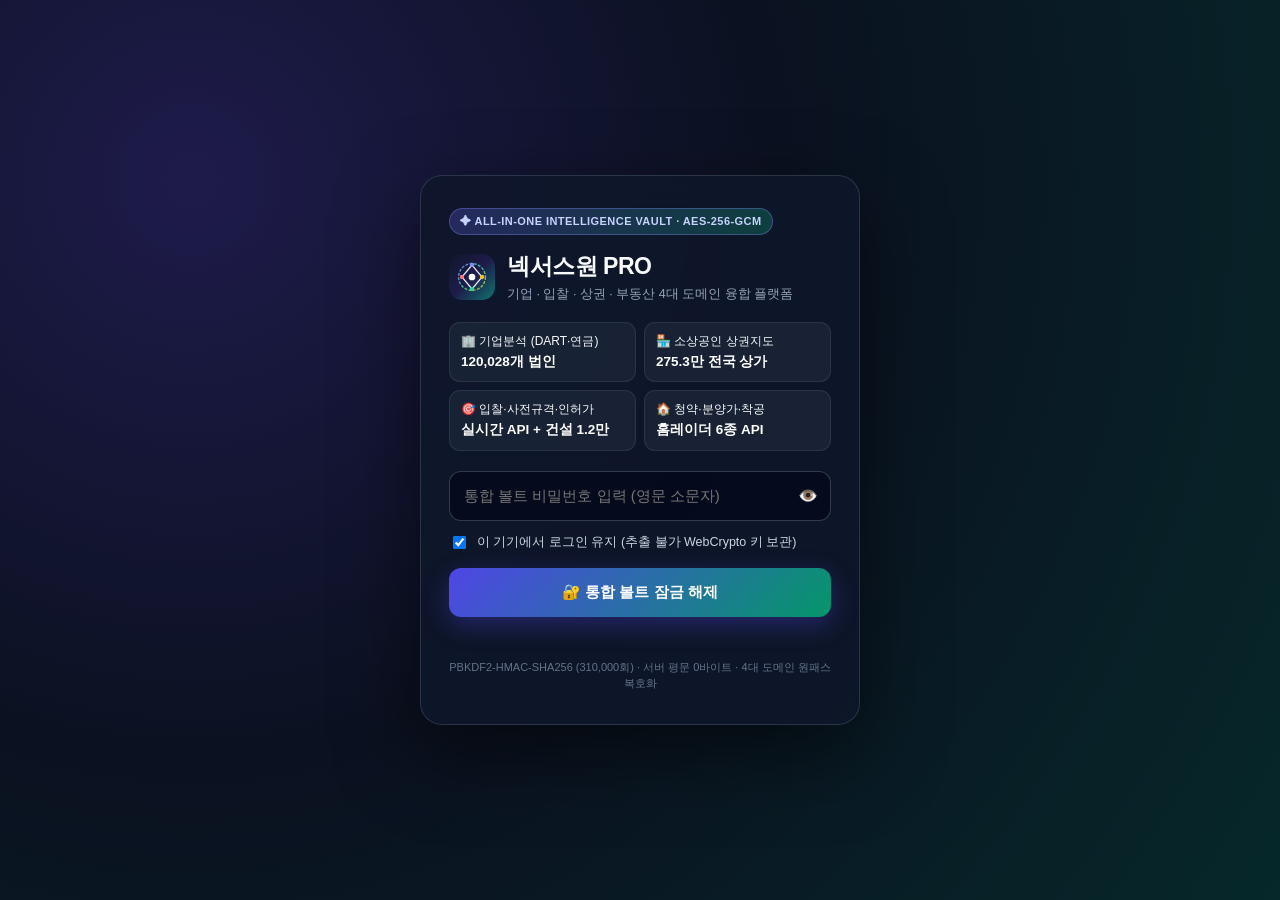
<file: index.html>
<!doctype html>
<html lang="ko">
<head>
  <meta charset="utf-8" />
  <meta name="viewport" content="width=device-width, initial-scale=1, viewport-fit=cover" />
  <meta name="robots" content="noindex, nofollow, noarchive" />
  <meta name="theme-color" content="#0f172a" />
  <meta name="apple-mobile-web-app-capable" content="yes" />
  <title>넥서스원 PRO — 기업 · 입찰 · 상권 · 부동산 통합 인텔리전스</title>
  <link rel="manifest" href="manifest.json" />
  <link rel="icon" type="image/svg+xml" href="icons/icon.svg" />
  <link rel="stylesheet" href="vendor/leaflet.css" />
  <link rel="stylesheet" href="styles.css?v=41" />
</head>
<body>
  <!-- ===== UNIFIED VAULT LOCK SCREEN ===== -->
  <section id="lockScreen" class="lock-screen">
    <div class="lock-card">
      <div class="lock-badge">✦ ALL-IN-ONE INTELLIGENCE VAULT · AES-256-GCM</div>
      <div class="lock-brand">
        <img src="icons/icon.svg" alt="NexusOne PRO" />
        <div>
          <h1>넥서스원 PRO</h1>
          <p>기업 · 입찰 · 상권 · 부동산 4대 도메인 융합 플랫폼</p>
        </div>
      </div>

      <div class="lock-pills">
        <div class="lock-pill">🏢 기업분석 (DART·연금)<b>120,028개 법인</b></div>
        <div class="lock-pill">🏪 소상공인 상권지도<b>275.3만 전국 상가</b></div>
        <div class="lock-pill">🎯 입찰·사전규격·인허가<b>실시간 API + 건설 1.2만</b></div>
        <div class="lock-pill">🏠 청약·분양가·착공<b>홈레이더 6종 API</b></div>
      </div>

      <form id="lockForm">
        <div class="lock-pw-wrap">
          <input id="lockPw" class="lock-input" type="password" placeholder="통합 볼트 비밀번호 입력 (영문 소문자)" autocomplete="current-password" autocapitalize="none" autocorrect="off" spellcheck="false" required />
          <button id="lockPwToggle" class="lock-pw-toggle" type="button" title="비밀번호 표시/숨김" aria-label="비밀번호 표시">👁️</button>
        </div>
        <label class="lock-remember">
          <input id="lockRemember" type="checkbox" checked />
          <span>이 기기에서 로그인 유지 (추출 불가 WebCrypto 키 보관)</span>
        </label>
        <button id="lockBtn" class="lock-btn" type="submit">🔐 통합 볼트 잠금 해제</button>
        <div id="lockErr" class="lock-err"></div>
        <div id="lockInAppTip" class="lock-inapp-tip hidden"></div>
      </form>
      <div class="lock-foot">PBKDF2-HMAC-SHA256 (310,000회) · 서버 평문 0바이트 · 4대 도메인 원패스 복호화</div>
    </div>
  </section>

  <!-- ===== MAIN PREMIUM APPLICATION SHELL ===== -->
  <div id="appShell" class="app-shell hidden">
    <header class="topbar">
      <div class="brand-box" id="brandHome" title="통합 커맨드 센터로 이동">
        <img src="icons/icon.svg" alt="NexusOne" />
        <div>
          <div class="brand-title" id="brandTitleEl">넥서스원 <span class="pro-chip">PRO</span></div>
          <div class="brand-sub" id="brandMeta">4대 도메인 통합 인텔리전스</div>
        </div>
      </div>

      <div class="omni-wrap">
        <span class="omni-icon">🔍</span>
        <input id="omniInput" class="omni-input" type="search" placeholder="통합 크로스 검색: 지역(부평·강남·송파) · 기업명 · 입찰 · 상권 · 분양단지…" autocomplete="off" />
        <button id="omniClear" class="omni-clear hidden" type="button" title="검색어 지우기">✕</button>
        <div id="omniDrop" class="omni-dropdown hidden"></div>
      </div>

      <div class="topbar-actions">
        <button id="btnGoPipe" class="icon-btn" type="button" title="통합 파이프라인 CRM">
          💼 <span class="hide-xs">파이프라인</span> <span id="pipeBadge" class="pipe-badge">0</span>
        </button>
        <button id="btnAdminSales" class="icon-btn" type="button" title="관리자 · 판매 패키지 및 노출 서비스 항목 설정 (Ctrl+Shift+A)">🛡️ <span class="hide-xs">관리자</span></button>
        <button id="btnManual" class="icon-btn" type="button" title="운영 · 사용 매뉴얼 및 FAQ (인쇄/PDF 지원)">📖 <span class="hide-xs">매뉴얼</span></button>
        <button id="btnOptions" class="icon-btn" type="button" title="전문가 옵션 · 가중치 · GIS 설정">⚙️ <span class="hide-xs">옵션</span></button>
        <button id="btnTheme" class="icon-btn" type="button" title="다크/라이트 테마 전환">🌙</button>
        <button id="btnLockOut" class="icon-btn" type="button" title="볼트 잠금 (로그아웃)">🔒</button>
      </div>
    </header>

    <div id="nxTenantBar" class="nx-tenant-bar hidden"></div>

    <nav class="nav-bar" id="desktopNav">
      <button class="nav-tab active" data-tab="overview" style="--tab-accent:#4f46e5">⚡ 통합 360° 커맨드</button>
      <button class="nav-tab" data-tab="corp" style="--tab-accent:#4f46e5">🏢 기업분석 <span class="nav-count" id="cntCorp">12만</span></button>
      <button class="nav-tab" data-tab="bid" style="--tab-accent:#d97706">🎯 입찰·사전규격 <span class="nav-count" id="cntBid">502</span></button>
      <button class="nav-tab" data-tab="sbiz" style="--tab-accent:#059669">🏪 상권지도 <span class="nav-count" id="cntSbiz">275만</span></button>
      <button class="nav-tab" data-tab="realestate" style="--tab-accent:#e11d48">🏠 청약·착공 <span class="nav-count" id="cntRe">402</span></button>
      <button class="nav-tab" data-tab="hub" style="--tab-accent:#0f172a">🔌 API진단 · CRM</button>
    </nav>

    <main class="main" id="mainStage"></main>

    <nav class="mobile-nav" id="mobileNav">
      <button class="m-tab active" data-tab="overview"><span class="m-ico">⚡</span><span>통합</span></button>
      <button class="m-tab" data-tab="corp"><span class="m-ico">🏢</span><span>기업</span></button>
      <button class="m-tab" data-tab="bid"><span class="m-ico">🎯</span><span>입찰</span></button>
      <button class="m-tab" data-tab="sbiz"><span class="m-ico">🏪</span><span>상권</span></button>
      <button class="m-tab" data-tab="realestate"><span class="m-ico">🏠</span><span>청약</span></button>
      <button class="m-tab" data-tab="hub"><span class="m-ico">🔌</span><span>허브</span></button>
    </nav>
  </div>

  <!-- ===== CROSS-DOMAIN DETAIL SLIDE-OVER DRAWER ===== -->
  <div id="drawerBackdrop" class="drawer-backdrop hidden">
    <aside class="drawer" role="dialog" aria-modal="true">
      <div class="drawer-head">
        <div id="drawerHeadContent"></div>
        <button id="drawerClose" class="icon-btn" type="button">✕</button>
      </div>
      <div id="drawerBody" class="drawer-body"></div>
      <div id="drawerFoot" class="drawer-foot"></div>
    </aside>
  </div>

  <!-- ===== PRO OPTIONS & EXPERT SETTINGS MODAL ===== -->
  <div id="optionsBackdrop" class="modal-backdrop hidden">
    <div class="modal-card" role="dialog" aria-modal="true">
      <div class="drawer-head">
        <div>
          <h3 style="margin:0;font-size:16px;font-weight:800">⚙️ 전문가 옵션 · GIS & 가중치 환경설정</h3>
          <div style="font-size:12px;color:var(--muted);margin-top:2px">변경 사항은 브라우저에 영구 저장되며 전국 229 시군구·지도에 즉시 반영됩니다.</div>
        </div>
        <button id="optionsClose" class="icon-btn" type="button">✕</button>
      </div>
      <div id="optionsBody" class="drawer-body"></div>
      <div id="optionsFoot" class="drawer-foot"></div>
    </div>
  </div>

  <!-- ===== ADMIN SALES / BUYER SELF-ADMIN MODAL (v26) ===== -->
  <div id="adminBackdrop" class="modal-backdrop hidden">
    <div class="modal-card nx-admin-modal" role="dialog" aria-modal="true" style="max-width:1020px">
      <div class="drawer-head">
        <div>
          <h3 id="adminModalTitle" style="margin:0;font-size:16px;font-weight:800">🛡️ 관리자 · 판매·라이선스·구매자 통합 콘솔</h3>
          <div id="adminModalSub" style="font-size:12px;color:var(--muted);margin-top:2px">판매링크 발급 · 판매자/현황 CRM · 원격 비밀번호 초기화 · 전문가 기법 TOP 10 옵션</div>
        </div>
        <button id="adminClose" class="icon-btn" type="button">✕</button>
      </div>
      <div id="adminBody" class="drawer-body"></div>
      <div id="adminFoot" class="drawer-foot"></div>
    </div>
  </div>

  <!-- ===== ROLE-AWARE OPERATIONS & USER MANUAL MODAL (v34) ===== -->
  <div id="manualBackdrop" class="modal-backdrop hidden" style="z-index:960">
    <div class="modal-card nx-admin-modal" role="dialog" aria-modal="true" style="max-width:960px">
      <div class="drawer-head">
        <div>
          <h3 id="manualModalTitle" style="margin:0;font-size:16px;font-weight:800">📖 넥서스원 PRO · 운영 & 사용 통합 매뉴얼</h3>
          <div id="manualModalSub" style="font-size:12px;color:var(--muted);margin-top:2px">v34 최신 기준 · 도메인별 실무 사용법 · 관리자 운영 절차 · FAQ</div>
        </div>
        <button id="manualClose" class="icon-btn" type="button">✕</button>
      </div>
      <div id="manualBody" class="drawer-body"></div>
      <div id="manualFoot" class="drawer-foot"></div>
    </div>
  </div>

  <!-- ===== FIRST-LOGIN PRIVACY & TERMS CONSENT MODAL (v32) ===== -->
  <div id="consentBackdrop" class="modal-backdrop hidden" style="z-index:980">
    <div class="modal-card" role="dialog" aria-modal="true" style="max-width:680px">
      <div class="drawer-head">
        <div>
          <h3 id="consentModalTitle" style="margin:0;font-size:16px;font-weight:800">📋 개인정보보호 및 서비스 이용약관 동의 안내</h3>
          <div id="consentModalSub" style="font-size:12px;color:var(--muted);margin-top:2px">최초 로그인 시 필수 약관 및 보안서약 동의 후 서비스를 안전하게 이용하실 수 있습니다.</div>
        </div>
        <button id="consentClosePreview" class="icon-btn hidden" type="button">✕</button>
      </div>
      <div id="consentBody" class="drawer-body"></div>
      <div id="consentFoot" class="drawer-foot"></div>
    </div>
  </div>

  <!-- ===== EXECUTIVE COMMERCIAL OPPORTUNITY REPORT MODAL (PRINT/PDF READY) ===== -->
  <div id="reportBackdrop" class="modal-backdrop hidden">
    <div class="report-card" role="dialog" aria-modal="true">
      <div class="drawer-head">
        <div>
          <h3 style="margin:0;font-size:16px;font-weight:800" id="reportModalTitle">📄 상업적 영업기회 정밀 리포트</h3>
          <div style="font-size:12px;color:var(--muted);margin-top:2px">임원 보고 · 지사 영업계획 · 고객 제안서용 A4 인쇄/PDF 및 Markdown 복사 지원</div>
        </div>
        <button id="reportClose" class="icon-btn" type="button">✕</button>
      </div>
      <div id="reportPaper" class="report-paper"></div>
      <div id="reportFoot" class="drawer-foot"></div>
    </div>
  </div>

  <div id="toast" class="toast hidden"></div>

  <script src="vendor/leaflet.min.js"></script>
  <script type="module" src="app.js?v=43"></script>
</body>
</html>
</file>
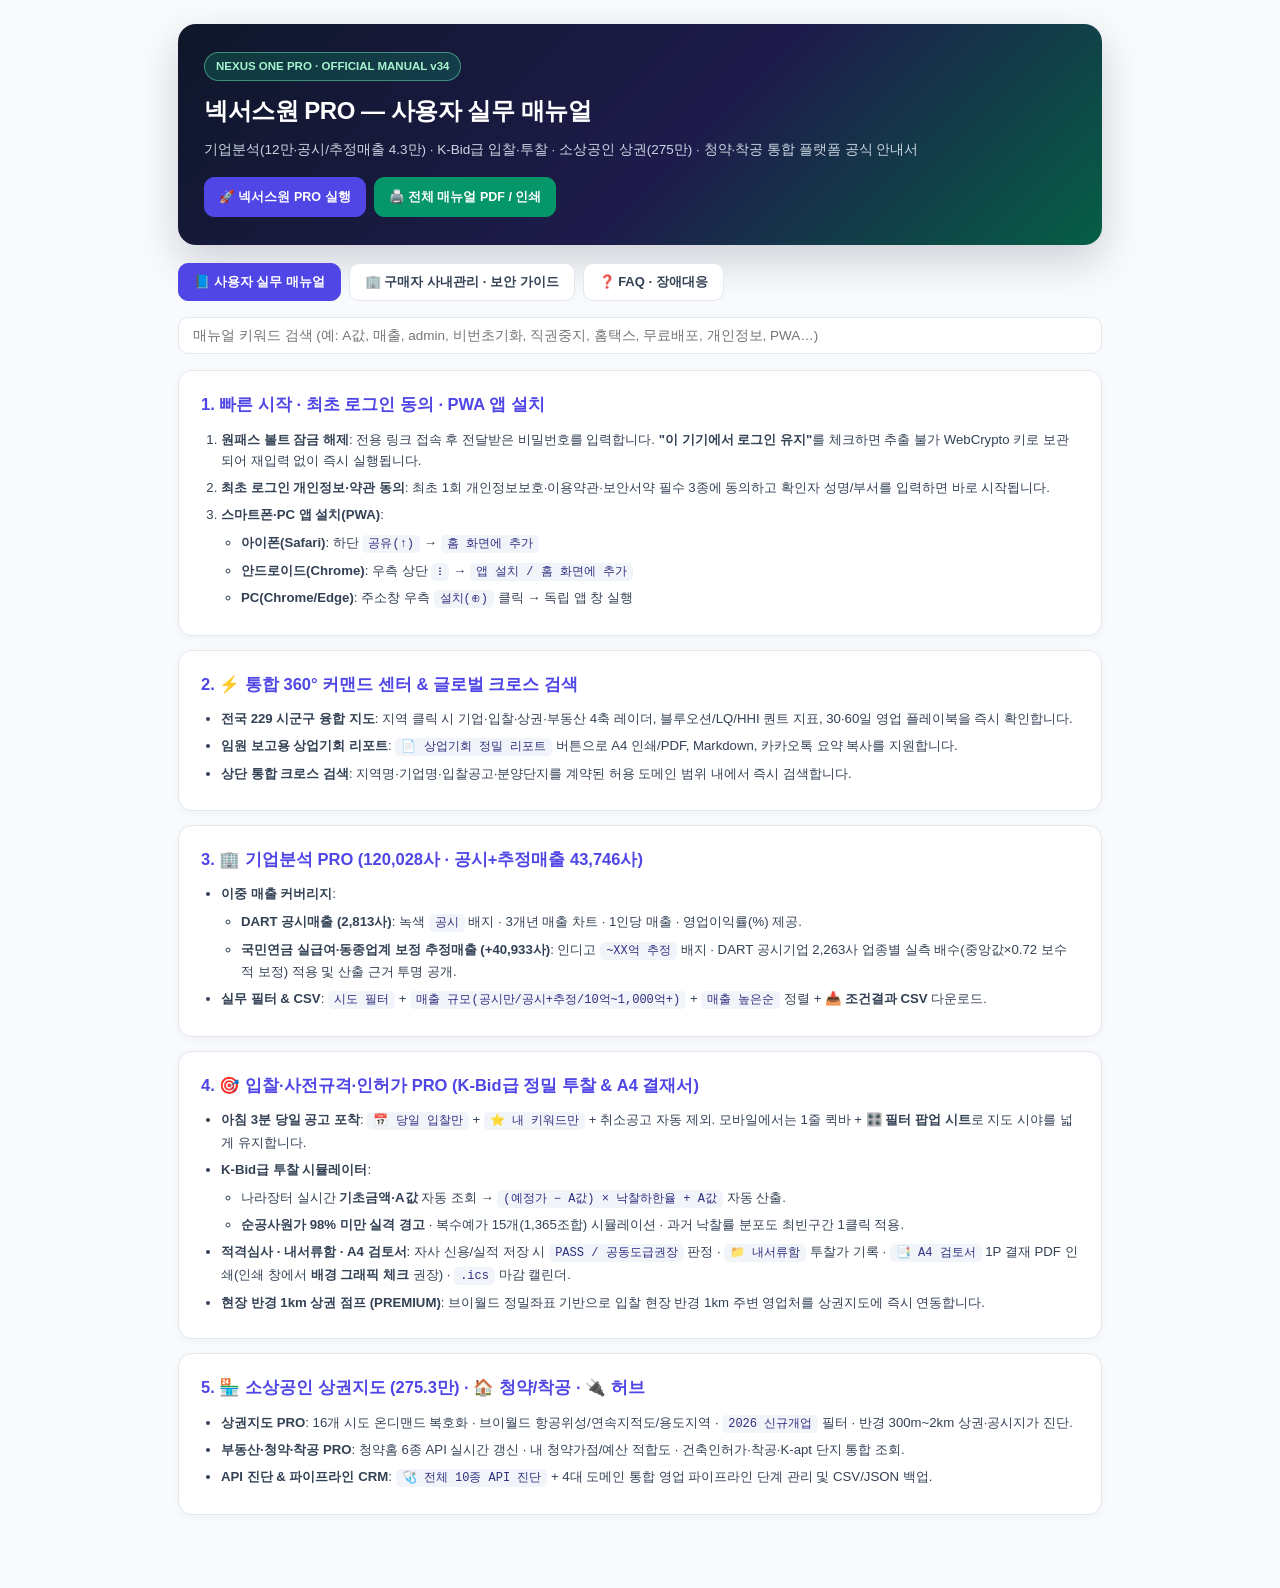
<file: manual.html>
<!doctype html>
<html lang="ko">
<head>
<meta charset="utf-8" />
<meta name="viewport" content="width=device-width,initial-scale=1,viewport-fit=cover" />
<meta name="robots" content="noindex, nofollow, noarchive" />
<title>넥서스원 PRO — 운영 · 사용 통합 매뉴얼 (v34)</title>
<style>
  :root{--bg:#f8fafc;--surface:#ffffff;--surface2:#f1f5f9;--ink:#0f172a;--ink2:#334155;--muted:#64748b;--line:#e2e8f0;--acc:#4f46e5;--ok:#059669;--amber:#d97706;--rose:#e11d48}
  *{box-sizing:border-box}
  body{margin:0;font-family:-apple-system,BlinkMacSystemFont,'Apple SD Gothic Neo','Malgun Gothic',sans-serif;background:var(--bg);color:var(--ink);line-height:1.65}
  .wrap{max-width:960px;margin:0 auto;padding:24px 18px 72px}
  .hero{background:linear-gradient(135deg,#0f172a 0%,#1e1b4b 55%,#065f46 100%);color:#fff;border-radius:18px;padding:28px 26px;margin-bottom:18px;box-shadow:0 16px 40px rgba(15,23,42,.18)}
  .pill{display:inline-flex;align-items:center;gap:6px;padding:4px 11px;border-radius:999px;background:rgba(16,185,129,.22);border:1px solid rgba(110,231,183,.5);color:#a7f3d0;font-size:11.5px;font-weight:800;margin-bottom:10px}
  .hero h1{margin:0 0 8px;font-size:24px;font-weight:900;letter-spacing:-.02em}
  .hero p{margin:0 0 16px;color:#cbd5e1;font-size:13.5px}
  .btn-row{display:flex;flex-wrap:wrap;gap:8px}
  .btn{display:inline-flex;align-items:center;gap:6px;padding:9px 14px;border-radius:10px;border:1px solid var(--line);background:#fff;color:var(--ink);font-size:12.5px;font-weight:800;cursor:pointer;text-decoration:none}
  .btn-primary{background:#4f46e5;border-color:#4f46e5;color:#fff}
  .btn-ok{background:#059669;border-color:#059669;color:#fff}
  .tabs{display:flex;gap:8px;flex-wrap:wrap;margin-bottom:16px}
  .tab{padding:9px 15px;border-radius:10px;border:1px solid var(--line);background:var(--surface);color:var(--ink2);font-size:13px;font-weight:800;cursor:pointer}
  .tab.active{background:var(--acc);color:#fff;border-color:var(--acc)}
  .search{width:100%;padding:10px 14px;border-radius:10px;border:1px solid var(--line);background:var(--surface);font-size:13.5px;margin-bottom:16px}
  .card{background:var(--surface);border:1px solid var(--line);border-radius:14px;padding:20px 22px;margin-bottom:14px;box-shadow:0 2px 10px rgba(15,23,42,.04)}
  .card h2{margin:0 0 10px;font-size:16.5px;font-weight:900;color:var(--acc);display:flex;align-items:center;gap:7px}
  .card h3{margin:14px 0 6px;font-size:14px;font-weight:800;color:var(--ink)}
  .card ul,.card ol{margin:6px 0 0;padding-left:20px;font-size:13.2px;color:var(--ink2)}
  .card li{margin-bottom:5px}
  table{width:100%;border-collapse:collapse;font-size:12.5px;margin-top:8px}
  th,td{border:1px solid var(--line);padding:8px 10px;text-align:left;vertical-align:top}
  th{background:var(--surface2);font-weight:800;color:var(--ink)}
  code{background:var(--surface2);padding:2px 6px;border-radius:5px;font-size:12px;color:#312e81}
  .note{background:rgba(79,70,229,.06);border:1px solid rgba(79,70,229,.25);border-radius:10px;padding:11px 14px;font-size:12.5px;color:var(--ink2);margin-top:10px}
  .warn{background:rgba(245,158,11,.08);border:1px solid rgba(245,158,11,.35);border-radius:10px;padding:11px 14px;font-size:12.5px;color:#92400e;margin-top:10px}
  .hidden{display:none!important}
  @media print{
    @page{size:A4 portrait;margin:12mm}
    body{background:#fff}
    .no-print{display:none!important}
    .wrap{padding:0;max-width:none}
    .hero{background:#0f172a!important;-webkit-print-color-adjust:exact;print-color-adjust:exact;break-inside:avoid}
    .card{box-shadow:none;break-inside:avoid;border-color:#cbd5e1}
  }
</style>
</head>
<body>
<main class="wrap">
  <section class="hero">
    <div class="pill">NEXUS ONE PRO · OFFICIAL MANUAL v34</div>
    <h1 id="heroTitle">넥서스원 PRO — 사용자 실무 매뉴얼</h1>
    <p id="heroSub">기업분석(12만·공시/추정매출 4.3만) · K-Bid급 입찰·투찰 · 소상공인 상권(275만) · 청약·착공 통합 플랫폼 공식 안내서</p>
    <div class="btn-row no-print">
      <a class="btn btn-primary" href="./">🚀 넥서스원 PRO 실행</a>
      <button class="btn btn-ok" type="button" onclick="window.print()">🖨️ 전체 매뉴얼 PDF / 인쇄</button>
    </div>
  </section>

  <div class="tabs no-print" id="tabBar">
    <button type="button" class="tab active" data-sec="user">📘 사용자 실무 매뉴얼</button>
    <button type="button" class="tab" data-sec="buyer">🏢 구매자 사내관리 · 보안 가이드</button>
    <button type="button" class="tab hidden" id="tabOpsBtn" data-sec="ops">🛡️ 판매자 마스터 운영 매뉴얼</button>
    <button type="button" class="tab" data-sec="faq">❓ FAQ · 장애대응</button>
  </div>

  <input id="qInput" class="search no-print" type="search" placeholder="매뉴얼 키워드 검색 (예: A값, 매출, admin, 비번초기화, 직권중지, 홈택스, 무료배포, 개인정보, PWA…)" />

  <!-- ===== 1. USER MANUAL ===== -->
  <div id="sec-user" class="sec-group">
    <section class="card" data-k="시작 로그인 볼트 암호화 개인정보 동의 PWA 설치">
      <h2>1. 빠른 시작 · 최초 로그인 동의 · PWA 앱 설치</h2>
      <ol>
        <li><b>원패스 볼트 잠금 해제</b>: 전용 링크 접속 후 전달받은 비밀번호를 입력합니다. <b>"이 기기에서 로그인 유지"</b>를 체크하면 추출 불가 WebCrypto 키로 보관되어 재입력 없이 즉시 실행됩니다.</li>
        <li><b>최초 로그인 개인정보·약관 동의</b>: 최초 1회 개인정보보호·이용약관·보안서약 필수 3종에 동의하고 확인자 성명/부서를 입력하면 바로 시작됩니다.</li>
        <li><b>스마트폰·PC 앱 설치(PWA)</b>:
          <ul>
            <li><b>아이폰(Safari)</b>: 하단 <code>공유(↑)</code> → <code>홈 화면에 추가</code></li>
            <li><b>안드로이드(Chrome)</b>: 우측 상단 <code>⋮</code> → <code>앱 설치 / 홈 화면에 추가</code></li>
            <li><b>PC(Chrome/Edge)</b>: 주소창 우측 <code>설치(⊕)</code> 클릭 → 독립 앱 창 실행</li>
          </ul>
        </li>
      </ol>
    </section>

    <section class="card" data-k="통합 360 커맨드 시군구 히트맵 가중치 리포트 검색">
      <h2>2. ⚡ 통합 360° 커맨드 센터 & 글로벌 크로스 검색</h2>
      <ul>
        <li><b>전국 229 시군구 융합 지도</b>: 지역 클릭 시 기업·입찰·상권·부동산 4축 레이더, 블루오션/LQ/HHI 퀀트 지표, 30·60일 영업 플레이북을 즉시 확인합니다.</li>
        <li><b>임원 보고용 상업기회 리포트</b>: <code>📄 상업기회 정밀 리포트</code> 버튼으로 A4 인쇄/PDF, Markdown, 카카오톡 요약 복사를 지원합니다.</li>
        <li><b>상단 통합 크로스 검색</b>: 지역명·기업명·입찰공고·분양단지를 계약된 허용 도메인 범위 내에서 즉시 검색합니다.</li>
      </ul>
    </section>

    <section class="card" data-k="기업분석 매출 DART 국민연금 추정매출 시도 필터 CSV">
      <h2>3. 🏢 기업분석 PRO (120,028사 · 공시+추정매출 43,746사)</h2>
      <ul>
        <li><b>이중 매출 커버리지</b>:
          <ul>
            <li><b>DART 공시매출 (2,813사)</b>: 녹색 <code>공시</code> 배지 · 3개년 매출 차트 · 1인당 매출 · 영업이익률(%) 제공.</li>
            <li><b>국민연금 실급여·동종업계 보정 추정매출 (+40,933사)</b>: 인디고 <code>~XX억 추정</code> 배지 · DART 공시기업 2,263사 업종별 실측 배수(중앙값×0.72 보수적 보정) 적용 및 산출 근거 투명 공개.</li>
          </ul>
        </li>
        <li><b>실무 필터 & CSV</b>: <code>시도 필터</code> + <code>매출 규모(공시만/공시+추정/10억~1,000억+)</code> + <code>매출 높은순</code> 정렬 + <b>📥 조건결과 CSV</b> 다운로드.</li>
      </ul>
    </section>

    <section class="card" data-k="입찰 사전규격 당일 A값 순공사 1365조합 적격심사 내서류함 A4 PDF 1km 모바일 필터">
      <h2>4. 🎯 입찰·사전규격·인허가 PRO (K-Bid급 정밀 투찰 & A4 결재서)</h2>
      <ul>
        <li><b>아침 3분 당일 공고 포착</b>: <code>📅 당일 입찰만</code> + <code>⭐ 내 키워드만</code> + 취소공고 자동 제외. 모바일에서는 1줄 퀵바 + <b>🎛️ 필터 팝업 시트</b>로 지도 시야를 넓게 유지합니다.</li>
        <li><b>K-Bid급 투찰 시뮬레이터</b>:
          <ul>
            <li>나라장터 실시간 <b>기초금액·A값</b> 자동 조회 → <code>(예정가 − A값) × 낙찰하한율 + A값</code> 자동 산출.</li>
            <li><b>순공사원가 98% 미만 실격 경고</b> · 복수예가 15개(1,365조합) 시뮬레이션 · 과거 낙찰률 분포도 최빈구간 1클릭 적용.</li>
          </ul>
        </li>
        <li><b>적격심사 · 내서류함 · A4 검토서</b>: 자사 신용/실적 저장 시 <code>PASS / 공동도급권장</code> 판정 · <code>📁 내서류함</code> 투찰가 기록 · <code>📑 A4 검토서</code> 1P 결재 PDF 인쇄(인쇄 창에서 <b>배경 그래픽 체크</b> 권장) · <code>.ics</code> 마감 캘린더.</li>
        <li><b>현장 반경 1km 상권 점프 (PREMIUM)</b>: 브이월드 정밀좌표 기반으로 입찰 현장 반경 1km 주변 영업처를 상권지도에 즉시 연동합니다.</li>
      </ul>
    </section>

    <section class="card" data-k="상권지도 소상공인 275만 브이월드 지적도 공시지가 반경 신규개업 청약 착공">
      <h2>5. 🏪 소상공인 상권지도 (275.3만) · 🏠 청약/착공 · 🔌 허브</h2>
      <ul>
        <li><b>상권지도 PRO</b>: 16개 시도 온디맨드 복호화 · 브이월드 항공위성/연속지적도/용도지역 · <code>2026 신규개업</code> 필터 · 반경 300m~2km 상권·공시지가 진단.</li>
        <li><b>부동산·청약·착공 PRO</b>: 청약홈 6종 API 실시간 갱신 · 내 청약가점/예산 적합도 · 건축인허가·착공·K-apt 단지 통합 조회.</li>
        <li><b>API 진단 & 파이프라인 CRM</b>: <code>🩺 전체 10종 API 진단</code> + 4대 도메인 통합 영업 파이프라인 단계 관리 및 CSV/JSON 백업.</li>
      </ul>
    </section>
  </div>

  <!-- ===== 2. BUYER SELF-ADMIN & SECURITY ===== -->
  <div id="sec-buyer" class="sec-group hidden">
    <section class="card" data-k="구매자 사내관리자 admin 초기 비밀번호 변경 공지 부서명 동의내역">
      <h2>🏢 구매자 자체 사내 관리자 (초기 비밀번호 <code>admin</code> 변경 필수)</h2>
      <ol>
        <li>전용 납품 링크로 접속 후 우측 상단 <b>[🏢 사내관리]</b> 버튼(또는 상단 노란 보안 배너의 <b>[🔑 지금 비밀번호 변경]</b>)을 클릭합니다.</li>
        <li>최초 로그인 시 초기 비밀번호 <b><code>admin</code></b>을 입력하면 <b>보안 필수 비밀번호 변경 화면</b>으로 자동 이동합니다.</li>
        <li><code>admin</code>을 제외한 4자 이상 사내 전용 비밀번호로 변경 완료하면 사내 관리 기능이 활성화됩니다.</li>
        <li><b>사내 관리 가능 항목</b>: 상단 사내 공지 배너 · 담당 부서명/연락처(A4 검토서 푸터 자동 각인) · 임직원 기본 시작 화면 · 개인정보·약관 동의내역 열람 · 사내 보안 감사로그.</li>
      </ol>
      <div class="warn">🔐 <b>비밀번호 분실 시</b>: 담당 판매자에게 <b>1회용 원격 비밀번호 초기화 링크</b>를 요청해 접속하시면 비밀번호가 <code>admin</code>으로 안전하게 초기화됩니다.</div>
    </section>
  </div>

  <!-- ===== 3. SELLER MASTER OPERATIONS MANUAL (?mode=ops) ===== -->
  <div id="sec-ops" class="sec-group hidden">
    <section class="card" data-k="판매자 마스터 콘솔 7탭 기본모드 복귀 멀티테넌트 격리">
      <h2>1. 🛡️ 마스터 기본모드 보호 & 7탭 통합 콘솔 구조</h2>
      <ul>
        <li><b>마스터 오염 원천 차단</b>: 판매링크(<code>?lic=...</code>)는 테넌트 격리 공간(<code>nx1_tenant_&lt;ID&gt;_*</code>)에서만 동작합니다. 기본 주소(<code>./</code> 또는 <code>?master=1</code>)로 접속하면 항상 <b>넥서스원 PRO 기본(마스터) 모드</b>로 복원됩니다.</li>
        <li><b>구매자 화면에서 빠른 복귀</b>: <code>Ctrl+Shift+A</code> → 판매자 마스터 PIN(기본 <code>nx1master</code> 또는 볼트 비밀번호) 인증.</li>
      </ul>
      <table>
        <thead><tr><th>마스터 콘솔 탭</th><th>핵심 운영 업무</th></tr></thead>
        <tbody>
          <tr><td><b>1. 🚀 판매링크 발급</b></td><td>4종 패키지 프리셋 · 고객/시설 정보 · 판매일자/경로 · 사용기간(시작일~만료일) · 입금/세금 · 개별앱 통제 → 서명 링크 발급</td></tr>
          <tr><td><b>2. 📊 납품고객·입금·세금</b></td><td>실입금액/미수금/미발급 KPI · <code>✏️ 수정</code>(부가세 자동계산) · <code>🚦 직권·기간</code> · <code>🔑 비번초기화</code> · <code>26컬럼 CSV</code> · <code>JSON 백업(토큰제외)/복원</code></td></tr>
          <tr><td><b>3. 🎁 무료배포·이력</b></td><td>직원·지인·체험판·파트너 무료 링크(유료 매출 분리) · 간편모드 · 카톡안내 · <code>+30일 연장</code> · <code>💰 유료전환</code> · <code>배포이력 CSV</code></td></tr>
          <tr><td><b>4. 🧾 세금계산서·API</b></td><td>10종 세무 바로가기 · 공급자 정보 · <b>0원 홈택스 일괄발급 CSV</b> · 팝빌/볼타/바로빌 API 프록시 발행 · Cloudflare Worker 코드</td></tr>
          <tr><td><b>5. 🧑‍💼 판매자 관리</b></td><td>영업담당/대리점/크몽 채널 등록 · 수수료율(%) 설정 · 판매건수·매출·예상 정산액 자동 집계</td></tr>
          <tr><td><b>6. 💎 TOP 10 옵션</b></td><td>전문가 기법 TOP 10 ON/OFF · 개인정보 동의 정책/버전 재동의/이력 CSV · 원격 GitHub 동기화 토큰 · 마스터 PIN 변경</td></tr>
          <tr><td><b>7. 📜 감사 로그</b></td><td>발급·비번초기화·직권중지/재개·세금계산서·약관동의 이력 최대 200건 추적 및 CSV 내보내기</td></tr>
        </tbody>
      </table>
    </section>

    <section class="card" data-k="사용기간 제한 직권 중지 재개 원격 license_control GitHub 동기화">
      <h2>2. 🚦 사용기간 제한 · 관리자 직권 중지/재개 & 원격 실시간 반영</h2>
      <ol>
        <li>유료 또는 무료 목록에서 <b>[🚦 직권·기간]</b> 버튼을 엽니다.</li>
        <li><b>사용기간 제한</b>: 시작일(미래 날짜 입력 시 <code>🗓️ 예약 개통</code> 차단) ~ 종료일(<code>7/14/30/90/365일/+30일/영구</code>) 설정 후 <b>[📅 사용기간 제한 적용]</b> 클릭.</li>
        <li><b>직권 중지 · 재개</b>: 중지 사유 선택/입력 → <b>[🚫 관리자 직권 사용 중지]</b> 시 고객 화면 즉시 차단(중지 사유 표시). 해제 시 <b>[▶️ 관리자 직권 사용 재개]</b> 클릭.</li>
        <li><b>전 세계 원격 고객 기기 반영</b>: <code>💎 TOP 10</code> 탭에 GitHub PAT(<code>nx1-p7k9v3</code> Contents Read/Write 권한, 로컬 전용)를 1회 저장해 두면 <b>[☁️ 원격 고객 기기 즉시 동기화]</b> 클릭 시 <code>data/license_control.json</code>이 갱신되어 약 20초 내 모든 원격 PC/모바일에 중지·재개·기간변경·개정약관이 자동 반영됩니다.</li>
      </ol>
    </section>

    <section class="card" data-k="세금계산서 홈택스 API 팝빌 볼타 바로빌 10종 세무 바로가기">
      <h2>3. 🧾 세금계산서 · 국세청 API 연동 & 10종 세무 바로가기 운영</h2>
      <ul>
        <li><b>초기 판매(월 30건 미만 · 0원)</b>: <code>🧾 세금계산서·API</code> 탭에서 <b>[📥 미발급 전체 홈택스 일괄발급 CSV]</b> 다운로드 → 홈택스 <code>일괄발급</code> 업로드 → <code>✅ 수기발급 완료</code> 처리.</li>
        <li><b>자동화 단계(API 연동)</b>: 국세청 지정 ASP(팝빌/볼타/바로빌) 가입 + 공동인증서 1회 등록 → 탭 내 Cloudflare Worker 프록시 코드 배포 → Endpoint 저장 시 원클릭 국세청 자동 전송.</li>
        <li><b>세무 바로가기 10종</b>: <code>🔌 허브 탭(마스터 전용)</code> · <code>🧾 세금계산서 탭</code> · <code>✏️ 수정 모달(사업자번호 복사+홈택스)</code>에서 홈택스·휴폐업조회·위택스·정부24·인터넷등기소·4대보험·여신금융협회 등 즉시 실행.</li>
      </ul>
    </section>
  </div>

  <!-- ===== 4. FAQ ===== -->
  <div id="sec-faq" class="sec-group hidden">
    <section class="card" data-k="FAQ 판매링크 기본모드 A4 PDF 인쇄 모바일 필터 캐시">
      <h2>❓ 자주 묻는 질문 & 장애대응 체크리스트</h2>
      <h3>Q1. 판매링크로 들어갔다가 넥서스원 기본(마스터) 모드로 돌아가려면?</h3>
      <p style="font-size:13px;color:var(--ink2)">기본 주소(<code>https://heebonpark.github.io/nx1-p7k9v3/</code> 또는 <code>?master=1</code>)로 접속하면 즉시 마스터 모드가 복원됩니다.</p>
      <h3>Q2. 입찰 A4 수주검토서 PDF가 깔끔하게 출력되려면?</h3>
      <p style="font-size:13px;color:var(--ink2)">인쇄 설정에서 용지 <code>A4 세로</code>, <b>배경 그래픽(체크)</b>을 켜고 <code>PDF로 저장</code>하세요.</p>
      <h3>Q3. 구매자가 사내관리자 비밀번호를 잊어버렸을 때는?</h3>
      <p style="font-size:13px;color:var(--ink2)">판매자 마스터 콘솔 <code>📊 납품고객·입금·세금</code>에서 <b>[🔑 비번]</b> 클릭 → 자동 복사된 1회용 원격 초기화 링크(72시간 유효)를 고객에게 전달하면 안전하게 <code>admin</code>으로 리셋됩니다.</p>
      <h3>Q4. 업데이트가 바로 보이지 않을 때는?</h3>
      <p style="font-size:13px;color:var(--ink2)">강력 새로고침(<code>Ctrl+Shift+R</code> / Mac <code>Cmd+Shift+R</code>) 1회로 최신 서비스 워커가 즉시 반영됩니다.</p>
    </section>
  </div>
</main>
<script>
const isOps = new URLSearchParams(location.search).get('mode') === 'ops';
if (isOps) {
  document.getElementById('tabOpsBtn').classList.remove('hidden');
  document.getElementById('heroTitle').textContent = '넥서스원 PRO — 판매자 운영 · 사용자 통합 매뉴얼';
  document.getElementById('heroSub').textContent = '마스터 운영 7탭 콘솔 · 직권 중지/재개/기간제한 · 무료배포 · 세무/국세청 API · 개인정보 동의 · 4대 도메인 실무 완전판 (v34)';
}
const tabs = document.querySelectorAll('.tab');
const groups = document.querySelectorAll('.sec-group');
function showSec(k) {
  tabs.forEach((b) => b.classList.toggle('active', b.dataset.sec === k));
  groups.forEach((g) => g.classList.toggle('hidden', g.id !== 'sec-' + k));
}
tabs.forEach((b) => b.addEventListener('click', () => showSec(b.dataset.sec)));
if (isOps) showSec('ops');
document.getElementById('qInput').addEventListener('input', (e) => {
  const q = e.target.value.trim().toLowerCase();
  if (!q) {
    document.querySelectorAll('.card').forEach((c) => c.classList.remove('hidden'));
    const act = document.querySelector('.tab.active')?.dataset.sec || 'user';
    showSec(act);
    return;
  }
  groups.forEach((g) => {
    if (g.id === 'sec-ops' && !isOps) return;
    g.classList.remove('hidden');
    g.querySelectorAll('.card').forEach((c) => {
      const hit = (c.textContent + ' ' + (c.dataset.k || '')).toLowerCase().includes(q);
      c.classList.toggle('hidden', !hit);
    });
  });
});
</script>
</body>
</html>
</file>
<file: vendor/leaflet.css>
/* required styles */

.leaflet-pane,
.leaflet-tile,
.leaflet-marker-icon,
.leaflet-marker-shadow,
.leaflet-tile-container,
.leaflet-pane > svg,
.leaflet-pane > canvas,
.leaflet-zoom-box,
.leaflet-image-layer,
.leaflet-layer {
	position: absolute;
	left: 0;
	top: 0;
	}
.leaflet-container {
	overflow: hidden;
	}
.leaflet-tile,
.leaflet-marker-icon,
.leaflet-marker-shadow {
	-webkit-user-select: none;
	   -moz-user-select: none;
	        user-select: none;
	  -webkit-user-drag: none;
	}
/* Prevents IE11 from highlighting tiles in blue */
.leaflet-tile::selection {
	background: transparent;
}
/* Safari renders non-retina tile on retina better with this, but Chrome is worse */
.leaflet-safari .leaflet-tile {
	image-rendering: -webkit-optimize-contrast;
	}
/* hack that prevents hw layers "stretching" when loading new tiles */
.leaflet-safari .leaflet-tile-container {
	width: 1600px;
	height: 1600px;
	-webkit-transform-origin: 0 0;
	}
.leaflet-marker-icon,
.leaflet-marker-shadow {
	display: block;
	}
/* .leaflet-container svg: reset svg max-width decleration shipped in Joomla! (joomla.org) 3.x */
/* .leaflet-container img: map is broken in FF if you have max-width: 100% on tiles */
.leaflet-container .leaflet-overlay-pane svg {
	max-width: none !important;
	max-height: none !important;
	}
.leaflet-container .leaflet-marker-pane img,
.leaflet-container .leaflet-shadow-pane img,
.leaflet-container .leaflet-tile-pane img,
.leaflet-container img.leaflet-image-layer,
.leaflet-container .leaflet-tile {
	max-width: none !important;
	max-height: none !important;
	width: auto;
	padding: 0;
	}

.leaflet-container img.leaflet-tile {
	/* See: https://bugs.chromium.org/p/chromium/issues/detail?id=600120 */
	mix-blend-mode: plus-lighter;
}

.leaflet-container.leaflet-touch-zoom {
	-ms-touch-action: pan-x pan-y;
	touch-action: pan-x pan-y;
	}
.leaflet-container.leaflet-touch-drag {
	-ms-touch-action: pinch-zoom;
	/* Fallback for FF which doesn't support pinch-zoom */
	touch-action: none;
	touch-action: pinch-zoom;
}
.leaflet-container.leaflet-touch-drag.leaflet-touch-zoom {
	-ms-touch-action: none;
	touch-action: none;
}
.leaflet-container {
	-webkit-tap-highlight-color: transparent;
}
.leaflet-container a {
	-webkit-tap-highlight-color: rgba(51, 181, 229, 0.4);
}
.leaflet-tile {
	filter: inherit;
	visibility: hidden;
	}
.leaflet-tile-loaded {
	visibility: inherit;
	}
.leaflet-zoom-box {
	width: 0;
	height: 0;
	-moz-box-sizing: border-box;
	     box-sizing: border-box;
	z-index: 800;
	}
/* workaround for https://bugzilla.mozilla.org/show_bug.cgi?id=888319 */
.leaflet-overlay-pane svg {
	-moz-user-select: none;
	}

.leaflet-pane         { z-index: 400; }

.leaflet-tile-pane    { z-index: 200; }
.leaflet-overlay-pane { z-index: 400; }
.leaflet-shadow-pane  { z-index: 500; }
.leaflet-marker-pane  { z-index: 600; }
.leaflet-tooltip-pane   { z-index: 650; }
.leaflet-popup-pane   { z-index: 700; }

.leaflet-map-pane canvas { z-index: 100; }
.leaflet-map-pane svg    { z-index: 200; }

.leaflet-vml-shape {
	width: 1px;
	height: 1px;
	}
.lvml {
	behavior: url(#default#VML);
	display: inline-block;
	position: absolute;
	}


/* control positioning */

.leaflet-control {
	position: relative;
	z-index: 800;
	pointer-events: visiblePainted; /* IE 9-10 doesn't have auto */
	pointer-events: auto;
	}
.leaflet-top,
.leaflet-bottom {
	position: absolute;
	z-index: 1000;
	pointer-events: none;
	}
.leaflet-top {
	top: 0;
	}
.leaflet-right {
	right: 0;
	}
.leaflet-bottom {
	bottom: 0;
	}
.leaflet-left {
	left: 0;
	}
.leaflet-control {
	float: left;
	clear: both;
	}
.leaflet-right .leaflet-control {
	float: right;
	}
.leaflet-top .leaflet-control {
	margin-top: 10px;
	}
.leaflet-bottom .leaflet-control {
	margin-bottom: 10px;
	}
.leaflet-left .leaflet-control {
	margin-left: 10px;
	}
.leaflet-right .leaflet-control {
	margin-right: 10px;
	}


/* zoom and fade animations */

.leaflet-fade-anim .leaflet-popup {
	opacity: 0;
	-webkit-transition: opacity 0.2s linear;
	   -moz-transition: opacity 0.2s linear;
	        transition: opacity 0.2s linear;
	}
.leaflet-fade-anim .leaflet-map-pane .leaflet-popup {
	opacity: 1;
	}
.leaflet-zoom-animated {
	-webkit-transform-origin: 0 0;
	    -ms-transform-origin: 0 0;
	        transform-origin: 0 0;
	}
svg.leaflet-zoom-animated {
	will-change: transform;
}

.leaflet-zoom-anim .leaflet-zoom-animated {
	-webkit-transition: -webkit-transform 0.25s cubic-bezier(0,0,0.25,1);
	   -moz-transition:    -moz-transform 0.25s cubic-bezier(0,0,0.25,1);
	        transition:         transform 0.25s cubic-bezier(0,0,0.25,1);
	}
.leaflet-zoom-anim .leaflet-tile,
.leaflet-pan-anim .leaflet-tile {
	-webkit-transition: none;
	   -moz-transition: none;
	        transition: none;
	}

.leaflet-zoom-anim .leaflet-zoom-hide {
	visibility: hidden;
	}


/* cursors */

.leaflet-interactive {
	cursor: pointer;
	}
.leaflet-grab {
	cursor: -webkit-grab;
	cursor:    -moz-grab;
	cursor:         grab;
	}
.leaflet-crosshair,
.leaflet-crosshair .leaflet-interactive {
	cursor: crosshair;
	}
.leaflet-popup-pane,
.leaflet-control {
	cursor: auto;
	}
.leaflet-dragging .leaflet-grab,
.leaflet-dragging .leaflet-grab .leaflet-interactive,
.leaflet-dragging .leaflet-marker-draggable {
	cursor: move;
	cursor: -webkit-grabbing;
	cursor:    -moz-grabbing;
	cursor:         grabbing;
	}

/* marker & overlays interactivity */
.leaflet-marker-icon,
.leaflet-marker-shadow,
.leaflet-image-layer,
.leaflet-pane > svg path,
.leaflet-tile-container {
	pointer-events: none;
	}

.leaflet-marker-icon.leaflet-interactive,
.leaflet-image-layer.leaflet-interactive,
.leaflet-pane > svg path.leaflet-interactive,
svg.leaflet-image-layer.leaflet-interactive path {
	pointer-events: visiblePainted; /* IE 9-10 doesn't have auto */
	pointer-events: auto;
	}

/* visual tweaks */

.leaflet-container {
	background: #ddd;
	outline-offset: 1px;
	}
.leaflet-container a {
	color: #0078A8;
	}
.leaflet-zoom-box {
	border: 2px dotted #38f;
	background: rgba(255,255,255,0.5);
	}


/* general typography */
.leaflet-container {
	font-family: "Helvetica Neue", Arial, Helvetica, sans-serif;
	font-size: 12px;
	font-size: 0.75rem;
	line-height: 1.5;
	}


/* general toolbar styles */

.leaflet-bar {
	box-shadow: 0 1px 5px rgba(0,0,0,0.65);
	border-radius: 4px;
	}
.leaflet-bar a {
	background-color: #fff;
	border-bottom: 1px solid #ccc;
	width: 26px;
	height: 26px;
	line-height: 26px;
	display: block;
	text-align: center;
	text-decoration: none;
	color: black;
	}
.leaflet-bar a,
.leaflet-control-layers-toggle {
	background-position: 50% 50%;
	background-repeat: no-repeat;
	display: block;
	}
.leaflet-bar a:hover,
.leaflet-bar a:focus {
	background-color: #f4f4f4;
	}
.leaflet-bar a:first-child {
	border-top-left-radius: 4px;
	border-top-right-radius: 4px;
	}
.leaflet-bar a:last-child {
	border-bottom-left-radius: 4px;
	border-bottom-right-radius: 4px;
	border-bottom: none;
	}
.leaflet-bar a.leaflet-disabled {
	cursor: default;
	background-color: #f4f4f4;
	color: #bbb;
	}

.leaflet-touch .leaflet-bar a {
	width: 30px;
	height: 30px;
	line-height: 30px;
	}
.leaflet-touch .leaflet-bar a:first-child {
	border-top-left-radius: 2px;
	border-top-right-radius: 2px;
	}
.leaflet-touch .leaflet-bar a:last-child {
	border-bottom-left-radius: 2px;
	border-bottom-right-radius: 2px;
	}

/* zoom control */

.leaflet-control-zoom-in,
.leaflet-control-zoom-out {
	font: bold 18px 'Lucida Console', Monaco, monospace;
	text-indent: 1px;
	}

.leaflet-touch .leaflet-control-zoom-in, .leaflet-touch .leaflet-control-zoom-out  {
	font-size: 22px;
	}


/* layers control */

.leaflet-control-layers {
	box-shadow: 0 1px 5px rgba(0,0,0,0.4);
	background: #fff;
	border-radius: 5px;
	}
.leaflet-control-layers-toggle {
	background-image: url(images/layers.png);
	width: 36px;
	height: 36px;
	}
.leaflet-retina .leaflet-control-layers-toggle {
	background-image: url(images/layers-2x.png);
	background-size: 26px 26px;
	}
.leaflet-touch .leaflet-control-layers-toggle {
	width: 44px;
	height: 44px;
	}
.leaflet-control-layers .leaflet-control-layers-list,
.leaflet-control-layers-expanded .leaflet-control-layers-toggle {
	display: none;
	}
.leaflet-control-layers-expanded .leaflet-control-layers-list {
	display: block;
	position: relative;
	}
.leaflet-control-layers-expanded {
	padding: 6px 10px 6px 6px;
	color: #333;
	background: #fff;
	}
.leaflet-control-layers-scrollbar {
	overflow-y: scroll;
	overflow-x: hidden;
	padding-right: 5px;
	}
.leaflet-control-layers-selector {
	margin-top: 2px;
	position: relative;
	top: 1px;
	}
.leaflet-control-layers label {
	display: block;
	font-size: 13px;
	font-size: 1.08333em;
	}
.leaflet-control-layers-separator {
	height: 0;
	border-top: 1px solid #ddd;
	margin: 5px -10px 5px -6px;
	}

/* Default icon URLs */
.leaflet-default-icon-path { /* used only in path-guessing heuristic, see L.Icon.Default */
	background-image: url(images/marker-icon.png);
	}


/* attribution and scale controls */

.leaflet-container .leaflet-control-attribution {
	background: #fff;
	background: rgba(255, 255, 255, 0.8);
	margin: 0;
	}
.leaflet-control-attribution,
.leaflet-control-scale-line {
	padding: 0 5px;
	color: #333;
	line-height: 1.4;
	}
.leaflet-control-attribution a {
	text-decoration: none;
	}
.leaflet-control-attribution a:hover,
.leaflet-control-attribution a:focus {
	text-decoration: underline;
	}
.leaflet-attribution-flag {
	display: inline !important;
	vertical-align: baseline !important;
	width: 1em;
	height: 0.6669em;
	}
.leaflet-left .leaflet-control-scale {
	margin-left: 5px;
	}
.leaflet-bottom .leaflet-control-scale {
	margin-bottom: 5px;
	}
.leaflet-control-scale-line {
	border: 2px solid #777;
	border-top: none;
	line-height: 1.1;
	padding: 2px 5px 1px;
	white-space: nowrap;
	-moz-box-sizing: border-box;
	     box-sizing: border-box;
	background: rgba(255, 255, 255, 0.8);
	text-shadow: 1px 1px #fff;
	}
.leaflet-control-scale-line:not(:first-child) {
	border-top: 2px solid #777;
	border-bottom: none;
	margin-top: -2px;
	}
.leaflet-control-scale-line:not(:first-child):not(:last-child) {
	border-bottom: 2px solid #777;
	}

.leaflet-touch .leaflet-control-attribution,
.leaflet-touch .leaflet-control-layers,
.leaflet-touch .leaflet-bar {
	box-shadow: none;
	}
.leaflet-touch .leaflet-control-layers,
.leaflet-touch .leaflet-bar {
	border: 2px solid rgba(0,0,0,0.2);
	background-clip: padding-box;
	}


/* popup */

.leaflet-popup {
	position: absolute;
	text-align: center;
	margin-bottom: 20px;
	}
.leaflet-popup-content-wrapper {
	padding: 1px;
	text-align: left;
	border-radius: 12px;
	}
.leaflet-popup-content {
	margin: 13px 24px 13px 20px;
	line-height: 1.3;
	font-size: 13px;
	font-size: 1.08333em;
	min-height: 1px;
	}
.leaflet-popup-content p {
	margin: 17px 0;
	margin: 1.3em 0;
	}
.leaflet-popup-tip-container {
	width: 40px;
	height: 20px;
	position: absolute;
	left: 50%;
	margin-top: -1px;
	margin-left: -20px;
	overflow: hidden;
	pointer-events: none;
	}
.leaflet-popup-tip {
	width: 17px;
	height: 17px;
	padding: 1px;

	margin: -10px auto 0;
	pointer-events: auto;

	-webkit-transform: rotate(45deg);
	   -moz-transform: rotate(45deg);
	    -ms-transform: rotate(45deg);
	        transform: rotate(45deg);
	}
.leaflet-popup-content-wrapper,
.leaflet-popup-tip {
	background: white;
	color: #333;
	box-shadow: 0 3px 14px rgba(0,0,0,0.4);
	}
.leaflet-container a.leaflet-popup-close-button {
	position: absolute;
	top: 0;
	right: 0;
	border: none;
	text-align: center;
	width: 24px;
	height: 24px;
	font: 16px/24px Tahoma, Verdana, sans-serif;
	color: #757575;
	text-decoration: none;
	background: transparent;
	}
.leaflet-container a.leaflet-popup-close-button:hover,
.leaflet-container a.leaflet-popup-close-button:focus {
	color: #585858;
	}
.leaflet-popup-scrolled {
	overflow: auto;
	}

.leaflet-oldie .leaflet-popup-content-wrapper {
	-ms-zoom: 1;
	}
.leaflet-oldie .leaflet-popup-tip {
	width: 24px;
	margin: 0 auto;

	-ms-filter: "progid:DXImageTransform.Microsoft.Matrix(M11=0.70710678, M12=0.70710678, M21=-0.70710678, M22=0.70710678)";
	filter: progid:DXImageTransform.Microsoft.Matrix(M11=0.70710678, M12=0.70710678, M21=-0.70710678, M22=0.70710678);
	}

.leaflet-oldie .leaflet-control-zoom,
.leaflet-oldie .leaflet-control-layers,
.leaflet-oldie .leaflet-popup-content-wrapper,
.leaflet-oldie .leaflet-popup-tip {
	border: 1px solid #999;
	}


/* div icon */

.leaflet-div-icon {
	background: #fff;
	border: 1px solid #666;
	}


/* Tooltip */
/* Base styles for the element that has a tooltip */
.leaflet-tooltip {
	position: absolute;
	padding: 6px;
	background-color: #fff;
	border: 1px solid #fff;
	border-radius: 3px;
	color: #222;
	white-space: nowrap;
	-webkit-user-select: none;
	-moz-user-select: none;
	-ms-user-select: none;
	user-select: none;
	pointer-events: none;
	box-shadow: 0 1px 3px rgba(0,0,0,0.4);
	}
.leaflet-tooltip.leaflet-interactive {
	cursor: pointer;
	pointer-events: auto;
	}
.leaflet-tooltip-top:before,
.leaflet-tooltip-bottom:before,
.leaflet-tooltip-left:before,
.leaflet-tooltip-right:before {
	position: absolute;
	pointer-events: none;
	border: 6px solid transparent;
	background: transparent;
	content: "";
	}

/* Directions */

.leaflet-tooltip-bottom {
	margin-top: 6px;
}
.leaflet-tooltip-top {
	margin-top: -6px;
}
.leaflet-tooltip-bottom:before,
.leaflet-tooltip-top:before {
	left: 50%;
	margin-left: -6px;
	}
.leaflet-tooltip-top:before {
	bottom: 0;
	margin-bottom: -12px;
	border-top-color: #fff;
	}
.leaflet-tooltip-bottom:before {
	top: 0;
	margin-top: -12px;
	margin-left: -6px;
	border-bottom-color: #fff;
	}
.leaflet-tooltip-left {
	margin-left: -6px;
}
.leaflet-tooltip-right {
	margin-left: 6px;
}
.leaflet-tooltip-left:before,
.leaflet-tooltip-right:before {
	top: 50%;
	margin-top: -6px;
	}
.leaflet-tooltip-left:before {
	right: 0;
	margin-right: -12px;
	border-left-color: #fff;
	}
.leaflet-tooltip-right:before {
	left: 0;
	margin-left: -12px;
	border-right-color: #fff;
	}

/* Printing */

@media print {
	/* Prevent printers from removing background-images of controls. */
	.leaflet-control {
		-webkit-print-color-adjust: exact;
		print-color-adjust: exact;
		}
	}
</file>
<file: styles.css>
/* NEXUS ONE PRO — Executive Cross-Domain Intelligence Design System */
:root {
  --bg: #f4f6fa;
  --surface: #ffffff;
  --surface-2: #f8fafc;
  --border: #e2e8f0;
  --border-strong: #cbd5e1;
  --text: #0f172a;
  --text-2: #334155;
  --muted: #64748b;

  --c-brand: #1e293b;
  --c-accent: #4f46e5;
  --c-corp: #4f46e5;
  --c-corp-bg: #eef2ff;
  --c-bid: #d97706;
  --c-bid-bg: #fffbeb;
  --c-sbiz: #059669;
  --c-sbiz-bg: #ecfdf5;
  --c-re: #e11d48;
  --c-re-bg: #fff1f2;

  --radius: 14px;
  --radius-sm: 10px;
  --shadow: 0 1px 3px rgba(15, 23, 42, 0.06), 0 6px 20px rgba(15, 23, 42, 0.04);
  --shadow-lg: 0 18px 50px rgba(15, 23, 42, 0.16);
}

[data-theme="dark"] {
  --bg: #070d19;
  --surface: #0f172a;
  --surface-2: #162033;
  --border: #1e293b;
  --border-strong: #334155;
  --text: #f1f5f9;
  --text-2: #cbd5e1;
  --muted: #94a3b8;

  --c-corp-bg: rgba(79, 70, 229, 0.16);
  --c-bid-bg: rgba(217, 119, 6, 0.16);
  --c-sbiz-bg: rgba(5, 150, 105, 0.16);
  --c-re-bg: rgba(225, 29, 72, 0.16);
  --shadow: 0 1px 4px rgba(0, 0, 0, 0.4), 0 8px 24px rgba(0, 0, 0, 0.35);
}

* { box-sizing: border-box; -webkit-tap-highlight-color: transparent; }
html, body {
  margin: 0; padding: 0; width: 100%; max-width: 100%; overflow-x: hidden;
  font-family: -apple-system, BlinkMacSystemFont, "Apple SD Gothic Neo", "Pretendard", "Noto Sans KR", "Segoe UI", sans-serif;
  background: var(--bg); color: var(--text); font-size: 14px; line-height: 1.5;
  font-variant-numeric: tabular-nums;
}
button, input, select, textarea { font: inherit; color: inherit; }
button { cursor: pointer; }
a { color: var(--c-accent); text-decoration: none; }
.hidden { display: none !important; }
.mono { font-family: ui-monospace, SFMono-Regular, Menlo, Monaco, monospace; }

/* ===== LOCK SCREEN ===== */
.lock-screen {
  min-height: 100dvh; width: 100%;
  display: flex; align-items: center; justify-content: center; padding: 20px;
  background: radial-gradient(circle at 15% 20%, #1e1b4b 0%, #0b1120 45%, #06282a 100%);
  color: #f8fafc;
}
.lock-card {
  width: 100%; max-width: 440px; padding: 32px 28px;
  border-radius: 22px; background: rgba(15, 23, 42, 0.84);
  border: 1px solid rgba(148, 163, 184, 0.22);
  backdrop-filter: blur(18px); box-shadow: 0 28px 80px rgba(0, 0, 0, 0.55);
}
.lock-badge {
  display: inline-flex; align-items: center; gap: 6px; padding: 4px 10px;
  border-radius: 999px; font-size: 11px; font-weight: 700; letter-spacing: 0.04em;
  background: linear-gradient(90deg, rgba(99, 102, 241, 0.25), rgba(16, 185, 129, 0.25));
  border: 1px solid rgba(129, 140, 248, 0.35); color: #c7d2fe; margin-bottom: 14px;
}
.lock-brand { display: flex; align-items: center; gap: 12px; margin-bottom: 10px; }
.lock-brand img { width: 46px; height: 46px; border-radius: 13px; }
.lock-brand h1 { margin: 0; font-size: 23px; font-weight: 800; letter-spacing: -0.02em; }
.lock-brand p { margin: 2px 0 0; font-size: 12.5px; color: #94a3b8; }
.lock-pills { display: grid; grid-template-columns: repeat(2, 1fr); gap: 8px; margin: 18px 0 20px; }
.lock-pill {
  padding: 9px 11px; border-radius: 11px; background: rgba(30, 41, 59, 0.72);
  border: 1px solid rgba(148, 163, 184, 0.14); font-size: 12px;
}
.lock-pill b { display: block; font-size: 13.5px; color: #fff; margin-top: 2px; }
.lock-pw-wrap { position: relative; display: flex; align-items: center; }
.lock-input {
  width: 100%; padding: 13px 44px 13px 14px; border-radius: 12px;
  border: 1px solid rgba(148, 163, 184, 0.32); background: rgba(2, 6, 23, 0.65);
  color: #fff; font-size: 15px; outline: none; transition: border-color .15s;
}
.lock-input:focus { border-color: #818cf8; box-shadow: 0 0 0 3px rgba(129, 140, 248, 0.22); }
.lock-pw-toggle {
  position: absolute; right: 6px; top: 50%; transform: translateY(-50%);
  width: 34px; height: 34px; border: none; border-radius: 8px;
  background: transparent; color: #cbd5e1; font-size: 16px;
  display: inline-flex; align-items: center; justify-content: center;
  transition: background .15s, color .15s;
}
.lock-pw-toggle:hover { background: rgba(148, 163, 184, 0.16); color: #fff; }
.lock-remember { display: flex; align-items: center; gap: 8px; margin: 12px 0 16px; font-size: 12.5px; color: #cbd5e1; cursor: pointer; }
.lock-btn {
  width: 100%; padding: 13px; border: none; border-radius: 12px; font-size: 15px; font-weight: 700;
  color: #fff; background: linear-gradient(135deg, #4f46e5, #059669);
  box-shadow: 0 8px 24px rgba(79, 70, 229, 0.35); transition: transform .1s, opacity .15s;
}
.lock-btn:active { transform: scale(0.99); }
.lock-btn:disabled { opacity: 0.6; cursor: wait; }
.lock-err { margin-top: 10px; font-size: 12.5px; color: #fda4af; min-height: 18px; line-height: 1.5; }
.lock-inapp-tip {
  margin-top: 10px; padding: 9px 11px; border-radius: 10px;
  background: rgba(245, 158, 11, 0.14); border: 1px solid rgba(251, 191, 36, 0.38);
  color: #fde68a; font-size: 11.5px; line-height: 1.5;
}
.lock-foot { margin-top: 14px; font-size: 11px; color: #64748b; text-align: center; }

/* ===== APP SHELL ===== */
.app-shell { min-height: 100dvh; display: flex; flex-direction: column; width: 100%; }

.topbar {
  position: sticky; top: 0; z-index: 60;
  background: var(--surface); border-bottom: 1px solid var(--border);
  padding: 10px 18px; display: flex; align-items: center; gap: 12px; flex-wrap: nowrap;
}
.brand-box { display: flex; align-items: center; gap: 9px; flex-shrink: 0; cursor: pointer; }
.brand-box img { width: 32px; height: 32px; border-radius: 9px; }
.brand-title { font-weight: 800; font-size: 15px; letter-spacing: -0.02em; display: flex; align-items: center; gap: 6px; }
.pro-chip {
  font-size: 10px; font-weight: 800; padding: 2px 6px; border-radius: 6px; color: #fff;
  background: linear-gradient(135deg, #4f46e5, #059669); letter-spacing: 0.05em;
}
.brand-sub { font-size: 11px; color: var(--muted); }

/* Omni Search */
.omni-wrap { position: relative; flex: 1; min-width: 180px; max-width: 520px; }
.omni-input {
  width: 100%; padding: 9px 38px 9px 34px; border-radius: 11px;
  border: 1px solid var(--border-strong); background: var(--surface-2);
  font-size: 13.5px; outline: none; transition: border-color .15s, background .15s;
}
.omni-input:focus { border-color: var(--c-accent); background: var(--surface); box-shadow: 0 0 0 3px rgba(79, 70, 229, 0.12); }
.omni-icon { position: absolute; left: 11px; top: 50%; transform: translateY(-50%); font-size: 14px; pointer-events: none; opacity: 0.7; }
.omni-clear {
  position: absolute; right: 8px; top: 50%; transform: translateY(-50%);
  border: none; background: transparent; color: var(--muted); font-size: 14px; padding: 4px 6px;
}
.omni-dropdown {
  position: absolute; top: calc(100% + 6px); left: 0; right: 0; z-index: 90;
  background: var(--surface); border: 1px solid var(--border-strong); border-radius: 14px;
  box-shadow: var(--shadow-lg); max-height: 70vh; overflow-y: auto; padding: 8px;
}
.omni-group-title { font-size: 11px; font-weight: 700; color: var(--muted); padding: 6px 8px 4px; display: flex; justify-content: space-between; }
.omni-item {
  padding: 8px 10px; border-radius: 9px; cursor: pointer; display: flex; align-items: center; justify-content: space-between; gap: 10px;
}
.omni-item:hover { background: var(--surface-2); }
.omni-item-main { min-width: 0; }
.omni-item-title { font-weight: 700; font-size: 13px; white-space: nowrap; overflow: hidden; text-overflow: ellipsis; }
.omni-item-sub { font-size: 11.5px; color: var(--muted); white-space: nowrap; overflow: hidden; text-overflow: ellipsis; }

.topbar-actions { display: flex; align-items: center; gap: 6px; margin-left: auto; flex-shrink: 0; }
.icon-btn {
  padding: 7px 10px; border-radius: 9px; border: 1px solid var(--border);
  background: var(--surface-2); font-size: 12.5px; font-weight: 600; display: inline-flex; align-items: center; gap: 5px;
  white-space: nowrap;
}
.icon-btn:hover { border-color: var(--border-strong); background: var(--surface); }
.pipe-badge {
  background: var(--c-re); color: #fff; font-size: 10.5px; font-weight: 800;
  padding: 1px 6px; border-radius: 999px;
}

/* Primary Nav Tabs */
.nav-bar {
  background: var(--surface); border-bottom: 1px solid var(--border);
  padding: 0 18px; display: flex; align-items: center; gap: 4px; overflow-x: auto; scrollbar-width: none;
}
.nav-bar::-webkit-scrollbar { display: none; }
.nav-tab {
  position: relative; padding: 11px 14px; border: none; background: transparent;
  font-size: 13.5px; font-weight: 700; color: var(--muted); white-space: nowrap;
  display: inline-flex; align-items: center; gap: 6px; transition: color .15s;
}
.nav-tab:hover { color: var(--text); }
.nav-tab.active { color: var(--text); }
.nav-tab.active::after {
  content: ""; position: absolute; left: 10px; right: 10px; bottom: 0; height: 3px;
  border-radius: 3px 3px 0 0; background: var(--tab-accent, var(--c-accent));
}
.nav-count {
  font-size: 11px; font-weight: 700; padding: 1px 6px; border-radius: 999px;
  background: var(--surface-2); color: var(--muted); border: 1px solid var(--border);
}

/* Main Container */
.main {
  flex: 1; width: 100%; max-width: 1520px; margin: 0 auto; padding: 18px;
}

/* Mega KPI Strip */
.kpi-strip { display: grid; grid-template-columns: repeat(4, 1fr); gap: 12px; margin-bottom: 18px; }
.kpi-card {
  background: var(--surface); border: 1px solid var(--border); border-radius: var(--radius);
  padding: 14px 16px; box-shadow: var(--shadow); cursor: pointer;
  transition: transform .12s, border-color .15s; position: relative; overflow: hidden;
}
.kpi-card::before {
  content: ""; position: absolute; left: 0; top: 0; bottom: 0; width: 4px;
  background: var(--kpi-c, var(--c-accent));
}
.kpi-card:hover { transform: translateY(-2px); border-color: var(--kpi-c, var(--c-accent)); }
.kpi-label { font-size: 11.5px; font-weight: 700; color: var(--muted); display: flex; align-items: center; justify-content: space-between; }
.kpi-val { font-size: 24px; font-weight: 800; letter-spacing: -0.02em; margin: 4px 0 2px; }
.kpi-sub { font-size: 11.5px; color: var(--muted); }

/* Cards & Grids */
.card {
  background: var(--surface); border: 1px solid var(--border);
  border-radius: var(--radius); padding: 16px; box-shadow: var(--shadow);
}
.card-head {
  display: flex; align-items: center; justify-content: space-between; gap: 10px;
  margin-bottom: 12px; flex-wrap: wrap;
}
.card-title { margin: 0; font-size: 15.5px; font-weight: 800; letter-spacing: -0.01em; display: flex; align-items: center; gap: 7px; }
.card-sub { font-size: 12px; color: var(--muted); margin: 2px 0 0; }

.grid-2 { display: grid; grid-template-columns: 1.05fr 1.35fr; gap: 16px; align-items: start; }
.grid-eq-2 { display: grid; grid-template-columns: repeat(2, 1fr); gap: 14px; }
.grid-4 { display: grid; grid-template-columns: repeat(4, 1fr); gap: 12px; }

/* Domain Pills & Badges */
.tag {
  display: inline-flex; align-items: center; gap: 4px; padding: 2px 8px;
  border-radius: 6px; font-size: 11px; font-weight: 700; white-space: nowrap;
}
.tag-corp { background: var(--c-corp-bg); color: var(--c-corp); }
.tag-bid { background: var(--c-bid-bg); color: var(--c-bid); }
.tag-sbiz { background: var(--c-sbiz-bg); color: var(--c-sbiz); }
.tag-re { background: var(--c-re-bg); color: var(--c-re); }
.tag-gray { background: var(--surface-2); color: var(--text-2); border: 1px solid var(--border); }

/* Buttons & Chips */
.btn {
  padding: 8px 13px; border-radius: 9px; border: 1px solid var(--border-strong);
  background: var(--surface); font-size: 12.5px; font-weight: 700;
  display: inline-flex; align-items: center; gap: 5px; white-space: nowrap;
  transition: background .12s, border-color .12s;
}
.btn:hover { background: var(--surface-2); }
.btn-primary {
  border-color: transparent; color: #fff;
  background: linear-gradient(135deg, #4f46e5, #2563eb);
}
.btn-primary:hover { opacity: 0.92; background: linear-gradient(135deg, #4338ca, #1d4ed8); }
.btn-emerald { border-color: transparent; color: #fff; background: #059669; }
.btn-emerald:hover { background: #047857; }
.btn-amber { border-color: transparent; color: #fff; background: #d97706; }
.btn-rose { border-color: transparent; color: #fff; background: #e11d48; }
.btn-sm { padding: 5px 9px; font-size: 11.5px; border-radius: 7px; }

.chips { display: flex; flex-wrap: wrap; gap: 6px; }
.chip {
  padding: 6px 11px; border-radius: 999px; border: 1px solid var(--border);
  background: var(--surface-2); font-size: 12px; font-weight: 600; color: var(--text-2);
}
.chip.active { background: var(--text); color: var(--surface); border-color: var(--text); }

/* Controls Bar */
.toolbar {
  display: flex; flex-wrap: wrap; gap: 8px; align-items: center; margin-bottom: 12px;
}
.input, .select {
  padding: 8px 11px; border-radius: 9px; border: 1px solid var(--border-strong);
  background: var(--surface); font-size: 13px; outline: none;
}
.input:focus, .select:focus { border-color: var(--c-accent); }

/* Korea Choropleth Map */
.korea-map-box {
  position: relative; background: var(--surface-2); border: 1px solid var(--border);
  border-radius: 12px; padding: 10px; display: flex; flex-direction: column; align-items: center;
}
.korea-svg { width: 100%; max-height: 460px; height: auto; display: block; }
.korea-svg path {
  stroke: var(--surface); stroke-width: 0.55; cursor: pointer; transition: opacity .12s, stroke-width .12s;
}
.korea-svg path:hover { opacity: 0.85; stroke: #0f172a; stroke-width: 1.4; }
.korea-svg path.selected { stroke: #e11d48; stroke-width: 2.2; filter: drop-shadow(0 0 4px rgba(225, 29, 72, 0.55)); }
.map-tooltip {
  position: absolute; pointer-events: none; z-index: 20;
  background: rgba(15, 23, 42, 0.94); color: #fff; padding: 7px 10px;
  border-radius: 9px; font-size: 12px; box-shadow: 0 8px 24px rgba(0, 0, 0, 0.35);
  white-space: nowrap;
}

/* 360 Fusion Spotlight */
.fusion-hero {
  display: grid; grid-template-columns: 1fr 235px; gap: 14px; align-items: center;
  padding: 14px; border-radius: 12px; margin-bottom: 12px;
  background: linear-gradient(135deg, rgba(79, 70, 229, 0.08), rgba(5, 150, 105, 0.08));
  border: 1px solid var(--border);
}
.fusion-score-big {
  font-size: 34px; font-weight: 900; line-height: 1; letter-spacing: -0.03em;
  background: linear-gradient(135deg, #4f46e5, #059669);
  -webkit-background-clip: text; -webkit-text-fill-color: transparent;
}
.domain-box-grid { display: grid; grid-template-columns: repeat(2, 1fr); gap: 10px; }
.domain-box {
  padding: 12px; border-radius: 11px; border: 1px solid var(--border); background: var(--surface-2);
}
.domain-box h4 { margin: 0 0 6px; font-size: 12.5px; font-weight: 800; display: flex; justify-content: space-between; }
.domain-stat-row { display: flex; justify-content: space-between; font-size: 12px; padding: 2px 0; color: var(--text-2); }
.domain-stat-row b { color: var(--text); }

/* Data Tables & Lists */
.table-wrap { width: 100%; overflow-x: auto; border: 1px solid var(--border); border-radius: 11px; }
table.data-table { width: 100%; border-collapse: collapse; font-size: 12.5px; }
table.data-table th {
  text-align: left; padding: 9px 10px; background: var(--surface-2); color: var(--muted);
  font-weight: 700; border-bottom: 1px solid var(--border); white-space: nowrap;
}
table.data-table td {
  padding: 9px 10px; border-bottom: 1px solid var(--border); vertical-align: middle;
}
table.data-table tbody tr { cursor: pointer; transition: background .1s; }
table.data-table tbody tr:hover { background: var(--surface-2); }

.item-list { display: grid; gap: 9px; }
.item-card {
  padding: 12px 14px; border-radius: 11px; border: 1px solid var(--border);
  background: var(--surface); display: flex; justify-content: space-between; gap: 12px;
  cursor: pointer; transition: border-color .15s, transform .1s;
}
.item-card:hover { border-color: var(--c-accent); }
.item-card-main { min-width: 0; flex: 1; }
.item-card-title { font-weight: 800; font-size: 14px; margin-bottom: 3px; word-break: keep-all; }
.item-card-meta { font-size: 12px; color: var(--muted); display: flex; flex-wrap: wrap; gap: 6px 10px; }
.item-card-right { text-align: right; flex-shrink: 0; display: flex; flex-direction: column; align-items: flex-end; justify-content: space-between; gap: 6px; }

/* Leaflet Map */
.leaflet-box {
  width: 100%; height: 480px; border-radius: 12px; overflow: hidden;
  border: 1px solid var(--border); z-index: 1;
}

/* Sbiz Sido Grid */
.sido-grid { display: grid; grid-template-columns: repeat(auto-fill, minmax(128px, 1fr)); gap: 8px; margin-bottom: 14px; }
.sido-btn {
  padding: 9px 10px; border-radius: 10px; border: 1px solid var(--border);
  background: var(--surface-2); text-align: left; transition: all .15s;
}
.sido-btn:hover { border-color: var(--c-sbiz); }
.sido-btn.loaded { background: var(--c-sbiz-bg); border-color: var(--c-sbiz); }
.sido-btn.active { background: var(--c-sbiz); color: #fff; border-color: var(--c-sbiz); }
.sido-btn .s-nm { font-weight: 800; font-size: 13px; display: flex; justify-content: space-between; }
.sido-btn .s-cnt { font-size: 11px; opacity: 0.85; margin-top: 2px; }

/* API Diagnostic Grid */
.diag-grid { display: grid; grid-template-columns: repeat(auto-fill, minmax(245px, 1fr)); gap: 10px; }
.diag-card {
  padding: 12px; border-radius: 11px; border: 1px solid var(--border); background: var(--surface-2);
}
.diag-card.ok { background: var(--c-sbiz-bg); border-color: rgba(5, 150, 105, 0.4); }
.diag-card.err { background: var(--c-re-bg); border-color: rgba(225, 29, 72, 0.4); }
.diag-title { font-weight: 800; font-size: 13px; display: flex; align-items: center; gap: 6px; }
.diag-status { font-size: 12px; font-weight: 700; margin-top: 4px; }
.diag-detail { font-size: 11.5px; color: var(--muted); margin-top: 2px; word-break: break-all; }

/* Progress Bar */
.progress-bar {
  height: 7px; border-radius: 999px; background: var(--border); overflow: hidden; margin: 8px 0;
}
.progress-fill {
  height: 100%; border-radius: 999px;
  background: linear-gradient(90deg, #4f46e5, #059669); transition: width .2s;
}

/* Detail Slide-Over Drawer */
.drawer-backdrop {
  position: fixed; inset: 0; background: rgba(15, 23, 42, 0.5); z-index: 120;
  display: flex; justify-content: flex-end; backdrop-filter: blur(2px);
}
.drawer {
  width: 100%; max-width: 520px; height: 100%; background: var(--surface);
  box-shadow: var(--shadow-lg); display: flex; flex-direction: column; overflow: hidden;
}
.drawer-head {
  padding: 16px 18px; border-bottom: 1px solid var(--border);
  display: flex; align-items: flex-start; justify-content: space-between; gap: 12px;
}
.drawer-body { padding: 18px; overflow-y: auto; flex: 1; }
.drawer-foot {
  padding: 12px 18px; border-top: 1px solid var(--border);
  display: flex; flex-wrap: wrap; gap: 8px; background: var(--surface-2);
}

/* Toast */
.toast {
  position: fixed; bottom: 24px; left: 50%; transform: translateX(-50%); z-index: 200;
  background: #0f172a; color: #fff; padding: 10px 16px; border-radius: 999px;
  font-size: 13px; font-weight: 700; box-shadow: 0 10px 30px rgba(0, 0, 0, 0.3);
  pointer-events: none; transition: opacity .2s;
}

/* Mobile Bottom Nav */
.mobile-nav { display: none; }

/* ===== RESPONSIVE (MOBILE FULL-WIDTH EDGE-TO-EDGE) ===== */
@media (max-width: 1024px) {
  .kpi-strip { grid-template-columns: repeat(2, 1fr); }
  .grid-2 { grid-template-columns: 1fr; }
  .grid-4 { grid-template-columns: repeat(2, 1fr); }
}

@media (max-width: 768px) {
  .topbar { padding: 8px 12px; gap: 8px; flex-wrap: wrap; }
  .brand-sub { display: none; }
  .omni-wrap { order: 3; flex: 1 1 100%; max-width: 100%; }
  .nav-bar { display: none; }
  .main { padding: 12px 10px 84px; }
  .kpi-strip { grid-template-columns: repeat(2, 1fr); gap: 8px; margin-bottom: 12px; }
  .kpi-card { padding: 11px 12px; }
  .kpi-val { font-size: 19px; }
  .card { padding: 12px; border-radius: 12px; }
  .fusion-hero { grid-template-columns: 1fr; text-align: left; }
  .domain-box-grid, .grid-eq-2 { grid-template-columns: 1fr; }
  .leaflet-box { height: 340px; }
  .item-card { flex-direction: column; gap: 8px; }
  .item-card-right { flex-direction: row; align-items: center; width: 100%; justify-content: space-between; }
  .toast { bottom: 76px; max-width: 90vw; text-align: center; }

  .mobile-nav {
    display: grid; grid-template-columns: repeat(6, 1fr);
    position: fixed; left: 0; right: 0; bottom: 0; z-index: 80;
    background: var(--surface); border-top: 1px solid var(--border);
    padding: 6px 2px calc(6px + env(safe-area-inset-bottom));
    box-shadow: 0 -4px 16px rgba(15, 23, 42, 0.08);
  }
  .m-tab {
    border: none; background: transparent; padding: 4px 2px;
    display: flex; flex-direction: column; align-items: center; gap: 2px;
    font-size: 10.5px; font-weight: 700; color: var(--muted);
  }
  .m-tab .m-ico { font-size: 17px; line-height: 1.1; }
  .m-tab.active { color: var(--c-accent); }
}

/* ===== PRO GIS, QUANT ANALYTICS & OPTIONS EXTENSIONS ===== */
.preset-bar {
  display: flex; flex-wrap: wrap; align-items: center; gap: 6px;
  padding: 10px 12px; border-radius: 12px; margin-bottom: 14px;
  background: var(--surface); border: 1px solid var(--border); box-shadow: var(--shadow);
}
.slider-panel {
  display: grid; grid-template-columns: repeat(4, 1fr); gap: 10px;
  padding: 12px; border-radius: 11px; margin-bottom: 14px;
  background: var(--surface-2); border: 1px solid var(--border);
}
.slider-item label {
  display: flex; justify-content: space-between; font-size: 12px; font-weight: 700; margin-bottom: 4px;
}
.slider-item input[type="range"] { width: 100%; accent-color: var(--c-accent); cursor: pointer; }

.map-ctrl-float {
  position: absolute; right: 10px; top: 10px; z-index: 15;
  display: flex; flex-direction: column; gap: 4px;
}
.map-ctrl-float button {
  width: 30px; height: 30px; border-radius: 8px; border: 1px solid var(--border-strong);
  background: var(--surface); font-weight: 800; font-size: 13px; box-shadow: var(--shadow);
}
.map-legend {
  display: flex; align-items: center; gap: 6px; width: 100%;
  margin-top: 8px; font-size: 11px; color: var(--muted); justify-content: center;
}
.legend-bar {
  height: 8px; width: 140px; border-radius: 999px;
}

.quant-strip {
  display: grid; grid-template-columns: repeat(4, 1fr); gap: 8px; margin-bottom: 12px;
}
.quant-box {
  padding: 9px 10px; border-radius: 10px; background: var(--surface-2); border: 1px solid var(--border);
}
.quant-box .q-lbl { font-size: 11px; color: var(--muted); font-weight: 700; }
.quant-box .q-val { font-size: 15px; font-weight: 800; margin-top: 2px; }
.quant-box .q-sub { font-size: 10.5px; color: var(--muted); margin-top: 1px; }

.gis-deck {
  display: flex; flex-direction: column; gap: 8px; padding: 10px 12px;
  border-radius: 11px; background: var(--surface-2); border: 1px solid var(--border);
  margin-bottom: 10px;
}
.gis-row { display: flex; flex-wrap: wrap; align-items: center; gap: 6px; }
.gis-label { font-size: 11.5px; font-weight: 800; color: var(--muted); margin-right: 4px; }
.toggle-pill {
  padding: 5px 10px; border-radius: 999px; border: 1px solid var(--border-strong);
  background: var(--surface); font-size: 11.5px; font-weight: 700; color: var(--text-2);
}
.toggle-pill.on { background: var(--c-accent); color: #fff; border-color: var(--c-accent); }
.toggle-pill.on-emerald { background: var(--c-sbiz); color: #fff; border-color: var(--c-sbiz); }

.catchment-card {
  padding: 13px 14px; border-radius: 12px; margin-top: 10px;
  background: linear-gradient(135deg, rgba(5, 150, 105, 0.08), rgba(79, 70, 229, 0.06));
  border: 1px solid rgba(5, 150, 105, 0.35);
}
.bar-row { display: flex; align-items: center; gap: 8px; font-size: 12px; margin: 4px 0; }
.bar-track { flex: 1; height: 8px; border-radius: 999px; background: var(--border); overflow: hidden; }
.bar-fill { height: 100%; border-radius: 999px; background: linear-gradient(90deg, #059669, #34d399); }

.compare-win { color: var(--c-sbiz); font-weight: 800; }

/* Options Modal */
.modal-backdrop {
  position: fixed; inset: 0; background: rgba(15, 23, 42, 0.55); z-index: 140;
  display: flex; align-items: center; justify-content: center; padding: 16px;
  backdrop-filter: blur(3px);
}
.modal-card {
  width: 100%; max-width: 600px; max-height: 88dvh; background: var(--surface);
  border-radius: 18px; border: 1px solid var(--border); box-shadow: var(--shadow-lg);
  display: flex; flex-direction: column; overflow: hidden;
}
.opt-section { margin-bottom: 16px; padding-bottom: 14px; border-bottom: 1px solid var(--border); }
.opt-section:last-child { border-bottom: none; margin-bottom: 0; }
.opt-section h4 { margin: 0 0 8px; font-size: 13.5px; font-weight: 800; }
.opt-grid { display: grid; grid-template-columns: repeat(2, 1fr); gap: 10px; }
.opt-field label { display: block; font-size: 11.5px; font-weight: 700; color: var(--muted); margin-bottom: 4px; }
.opt-field .input, .opt-field .select { width: 100%; }

@media (max-width: 768px) {
  .slider-panel, .quant-strip, .opt-grid { grid-template-columns: repeat(2, 1fr); }
  .rank-lorenz-grid { grid-template-columns: 1fr !important; }
  .hide-xs { display: none; }
}

/* ===== V4 MARKER BADGES, TOP 10 RIBBON & ADVANCED VISUALIZATIONS ===== */
.top10-ribbon {
  display: flex; flex-wrap: wrap; gap: 5px; align-items: center;
  padding: 9px 12px; border-radius: 11px; margin-bottom: 14px;
  background: linear-gradient(135deg, rgba(79, 70, 229, 0.06), rgba(5, 150, 105, 0.06));
  border: 1px solid var(--border);
}
.top10-pill {
  padding: 4px 9px; border-radius: 999px; border: 1px solid var(--border-strong);
  background: var(--surface); font-size: 11px; font-weight: 700; color: var(--text-2);
  transition: all .12s;
}
.top10-pill:hover { border-color: var(--c-accent); color: var(--c-accent); transform: translateY(-1px); }

.viz-grid-2 { display: grid; grid-template-columns: 1.15fr 0.85fr; gap: 16px; margin-top: 16px; align-items: stretch; }
.scatter-wrap {
  position: relative; background: var(--surface-2); border: 1px solid var(--border);
  border-radius: 12px; padding: 10px;
}
.scatter-svg { width: 100%; height: auto; display: block; }
.scatter-dot { cursor: pointer; transition: r .12s, opacity .12s; }
.scatter-dot:hover { stroke: #0f172a; stroke-width: 2; opacity: 1 !important; }

.sido-chart-row {
  display: grid; grid-template-columns: 54px 1fr 40px; align-items: center; gap: 8px;
  font-size: 11.5px; margin: 5px 0; cursor: pointer; padding: 2px 4px; border-radius: 6px;
}
.sido-chart-row:hover { background: var(--surface-2); }
.stacked-bar {
  display: flex; height: 11px; border-radius: 999px; overflow: hidden; background: var(--border);
}

/* Custom Leaflet Building Count Badge Marker */
.nx-bld-pin {
  display: flex; align-items: center; justify-content: center;
  border-radius: 999px; color: #fff; font-weight: 800; font-size: 11px;
  border: 2px solid #fff; box-shadow: 0 2px 8px rgba(15, 23, 42, 0.42);
  font-family: -apple-system, BlinkMacSystemFont, sans-serif;
  transition: transform .12s;
}
.nx-bld-pin:hover { transform: scale(1.14); z-index: 900 !important; }
.nx-bld-pin.has-new { box-shadow: 0 0 0 2.5px #f59e0b, 0 3px 10px rgba(15, 23, 42, 0.45); }

.nx-store-label {
  background: rgba(15, 23, 42, 0.86) !important; color: #fff !important;
  border: 1px solid rgba(255, 255, 255, 0.25) !important; border-radius: 6px !important;
  padding: 2px 6px !important; font-size: 10.5px !important; font-weight: 700 !important;
  box-shadow: 0 2px 6px rgba(0, 0, 0, 0.25) !important;
}
.nx-store-label::before { display: none !important; }

.marker-legend {
  display: flex; flex-wrap: wrap; gap: 8px 12px; align-items: center;
  padding: 8px 12px; margin-top: 8px; border-radius: 10px;
  background: var(--surface-2); border: 1px solid var(--border); font-size: 11.5px;
}
.ml-item { display: inline-flex; align-items: center; gap: 5px; font-weight: 700; color: var(--text-2); }
.ml-dot { width: 10px; height: 10px; border-radius: 999px; display: inline-block; border: 1.5px solid #fff; box-shadow: 0 0 0 1px rgba(15,23,42,0.2); }

/* Rich Leaflet Popup Styling */
.leaflet-popup-content { margin: 11px 13px !important; }
.nx-pop-list {
  max-height: 185px; overflow-y: auto; margin: 7px 0; padding-right: 3px;
  border-top: 1px solid #e2e8f0; border-bottom: 1px solid #e2e8f0;
}
.nx-pop-row {
  padding: 5px 2px; border-bottom: 1px dashed #e2e8f0; display: flex; justify-content: space-between; gap: 6px; align-items: center;
}
.nx-pop-row:last-child { border-bottom: none; }
.nx-pitch-box {
  margin-top: 6px; padding: 6px 8px; border-radius: 7px;
  background: #eef2ff; color: #312e81; font-size: 11px; line-height: 1.45;
}

@media (max-width: 1024px) {
  .viz-grid-2 { grid-template-columns: 1fr; }
}

/* ===== V5 COMMERCIAL OPPORTUNITY ENGINE & PRINTABLE EXECUTIVE REPORT ===== */
.comm-panel {
  margin-top: 12px; padding: 14px; border-radius: 12px;
  background: linear-gradient(135deg, rgba(79, 70, 229, 0.07), rgba(217, 119, 6, 0.06));
  border: 1px solid rgba(79, 70, 229, 0.28);
}
.comm-head {
  display: flex; align-items: center; justify-content: space-between; gap: 8px; flex-wrap: wrap;
  margin-bottom: 10px;
}
.comm-kpi-row {
  display: grid; grid-template-columns: repeat(3, 1fr); gap: 8px; margin-bottom: 10px;
}
.comm-kpi {
  padding: 8px 10px; border-radius: 9px; background: var(--surface); border: 1px solid var(--border);
}
.comm-kpi span { display: block; font-size: 10.5px; font-weight: 700; color: var(--muted); }
.comm-kpi b { display: block; font-size: 14.5px; font-weight: 800; margin-top: 2px; }
.comm-comment-box {
  padding: 10px 12px; border-radius: 9px; background: var(--surface);
  border-left: 3.5px solid var(--c-accent); font-size: 12.5px; line-height: 1.6;
  color: var(--text); margin-bottom: 9px;
}
.comm-playbook {
  display: grid; gap: 6px; margin-bottom: 9px;
}
.comm-step {
  padding: 7px 10px; border-radius: 8px; background: var(--surface);
  border: 1px solid var(--border); font-size: 12px; line-height: 1.5;
}
.comm-talk {
  padding: 8px 11px; border-radius: 8px; background: var(--c-sbiz-bg);
  border: 1px dashed rgba(5, 150, 105, 0.45); font-size: 11.5px; line-height: 1.55; color: var(--text-2);
}

/* Report Modal (A4 Executive Layout) */
.report-card {
  width: 100%; max-width: 820px; max-height: 92dvh; background: var(--surface);
  border-radius: 18px; border: 1px solid var(--border); box-shadow: var(--shadow-lg);
  display: flex; flex-direction: column; overflow: hidden;
}
.report-paper {
  padding: 22px 24px; overflow-y: auto; flex: 1; background: var(--surface);
}
.rep-banner {
  padding: 16px 18px; border-radius: 12px; margin-bottom: 16px;
  background: linear-gradient(135deg, #0f172a, #1e1b4b); color: #f8fafc;
  display: flex; justify-content: space-between; align-items: center; gap: 14px; flex-wrap: wrap;
}
.rep-banner h2 { margin: 0; font-size: 19px; font-weight: 900; letter-spacing: -0.02em; }
.rep-banner p { margin: 4px 0 0; font-size: 12px; color: #cbd5e1; }
.rep-sec { margin-bottom: 16px; }
.rep-sec h4 {
  margin: 0 0 8px; font-size: 13.5px; font-weight: 800; padding-bottom: 5px;
  border-bottom: 1.5px solid var(--border); display: flex; justify-content: space-between;
}
.rep-grid-4 { display: grid; grid-template-columns: repeat(4, 1fr); gap: 8px; margin-bottom: 14px; }

@media (max-width: 768px) {
  .comm-kpi-row, .rep-grid-4 { grid-template-columns: repeat(2, 1fr); }
  .report-paper { padding: 14px; }
}

/* Clean A4 PDF Print Styles */
@page { size: A4 portrait; margin: 10mm; }
@media print {
  html, body { background: #fff !important; height: auto !important; overflow: visible !important; margin: 0 !important; padding: 0 !important; }
  body:not(.nx-a4-printing) > *:not(#reportBackdrop) { display: none !important; }
  body.nx-a4-printing > *:not(#nxA4ReviewOverlay) { display: none !important; }
  body.nx-a4-printing #nxA4ReviewOverlay {
    display: block !important; position: static !important; inset: auto !important;
    width: 100% !important; height: auto !important; background: #fff !important;
    padding: 0 !important; overflow: visible !important;
  }
  body:not(.nx-a4-printing) #reportBackdrop {
    position: static !important; background: #fff !important; padding: 0 !important;
    display: block !important; backdrop-filter: none !important;
  }
  .report-card {
    max-width: 100% !important; max-height: none !important; box-shadow: none !important;
    border: none !important; border-radius: 0 !important;
  }
  .drawer-head, .drawer-foot { display: none !important; }
  .report-paper { overflow: visible !important; padding: 0 !important; }
  .rep-banner, #nxA4Sheet * { -webkit-print-color-adjust: exact; print-color-adjust: exact; }
}

/* ===== V6 SPLIT-VIEW GIS MAP + LIVE LIST & YYYYMM TIMELINE ===== */
.sbiz-workspace {
  display: grid; grid-template-columns: minmax(0, 1fr); gap: 12px; align-items: start;
}
.sbiz-workspace > *, .bid-workspace > * { min-width: 0; max-width: 100%; }
.sbiz-workspace.split {
  grid-template-columns: minmax(0, 1.25fr) minmax(0, 0.95fr);
}
.sbiz-workspace.split .leaflet-box {
  height: 580px;
}
.leaflet-box.expanded {
  height: 680px !important;
}
.sbiz-side-list {
  background: var(--surface); border: 1px solid var(--border);
  border-radius: 12px; overflow: hidden; display: flex; flex-direction: column;
}
.sbiz-workspace.split .sbiz-side-list {
  height: 580px;
}
.sbiz-side-scroll {
  flex: 1; overflow-y: auto; max-height: 520px;
}
.sbiz-workspace.split .sbiz-side-scroll {
  max-height: none;
}

/* Monthly Registration Timeline Bar Chart */
.ym-timeline {
  display: flex; align-items: flex-end; gap: 4px; height: 76px;
  padding: 8px 10px 4px; border-radius: 10px; margin-bottom: 10px;
  background: var(--surface-2); border: 1px solid var(--border); overflow-x: auto;
}
.ym-col {
  flex: 1; min-width: 34px; display: flex; flex-direction: column; align-items: center;
  gap: 2px; cursor: pointer; padding: 2px; border-radius: 6px; transition: background .12s;
}
.ym-col:hover { background: var(--border); }
.ym-col.active { background: var(--c-corp-bg); }
.ym-bar {
  width: 100%; max-width: 24px; border-radius: 4px 4px 1px 1px;
  background: linear-gradient(180deg, #4f46e5, #818cf8); transition: height .15s;
}
.ym-col.is2026 .ym-bar { background: linear-gradient(180deg, #f59e0b, #fbbf24); }
.ym-col.active .ym-bar { background: linear-gradient(180deg, #e11d48, #fb7185); }
.ym-cnt { font-size: 9.5px; font-weight: 800; color: var(--text-2); line-height: 1; }
.ym-lbl { font-size: 9.5px; font-weight: 700; color: var(--muted); line-height: 1.1; }

.ym-badge {
  display: inline-flex; align-items: center; gap: 3px; padding: 2px 7px;
  border-radius: 6px; font-size: 11px; font-weight: 800; white-space: nowrap;
  font-family: ui-monospace, SFMono-Regular, Menlo, monospace;
}
.ym-2026 { background: #fef3c7; color: #b45309; }
.ym-2025 { background: #dbeafe; color: #1d4ed8; }
.ym-2024 { background: #d1fae5; color: #047857; }
.ym-old  { background: var(--surface-2); color: var(--muted); border: 1px solid var(--border); }

@media (max-width: 1024px) {
  .sbiz-workspace.split { grid-template-columns: minmax(0, 1fr); }
  .sbiz-workspace.split .leaflet-box { height: 380px; }
  .sbiz-workspace.split .sbiz-side-list { height: auto; }
  .sbiz-workspace.split .sbiz-side-scroll { max-height: 440px; }
}

/* ===== V8 BID & EARLY-DETECTION RADAR GIS MAP ===== */
.bid-sync-bar {
  display: flex; align-items: center; justify-content: space-between; gap: 10px; flex-wrap: wrap;
  padding: 9px 13px; border-radius: 10px; margin-bottom: 10px; font-size: 12px;
  background: linear-gradient(90deg, rgba(5, 150, 105, 0.1), rgba(124, 58, 237, 0.08));
  border: 1px solid rgba(5, 150, 105, 0.35);
}
.bid-workspace {
  display: grid; grid-template-columns: 1.2fr 1fr; gap: 12px; align-items: start;
}
.bid-workspace .leaflet-box { height: 560px; }
.bid-side-list {
  background: var(--surface); border: 1px solid var(--border); border-radius: 12px;
  height: 560px; display: flex; flex-direction: column; overflow: hidden;
}
.bid-side-scroll { flex: 1; overflow-y: auto; padding: 8px; display: grid; gap: 8px; align-content: start; }

.nx-bid-pin {
  display: flex; align-items: center; justify-content: center;
  border-radius: 999px; color: #fff; font-weight: 900; font-size: 11px;
  border: 2px solid #fff; box-shadow: 0 2px 9px rgba(15, 23, 42, 0.42);
  font-family: -apple-system, BlinkMacSystemFont, sans-serif;
}
.nx-bid-pin.early-ring { box-shadow: 0 0 0 2.5px #a855f7, 0 3px 10px rgba(15, 23, 42, 0.45); }
.nx-bid-pin.urgent-ring { box-shadow: 0 0 0 2.5px #ef4444, 0 3px 10px rgba(239, 68, 68, 0.5); }

@media (max-width: 1024px) {
  .bid-workspace { grid-template-columns: 1fr; }
  .bid-workspace .leaflet-box { height: 380px; }
  .bid-side-list { height: auto; max-height: 460px; }
}

/* ===== V24 MOBILE-FIRST COLLAPSIBLE & BOTTOM-SHEET FILTER POPUP ===== */
.nx-filter-bar {
  display: flex; align-items: center; gap: 6px; flex-wrap: wrap;
  padding: 8px 10px; border-radius: 11px; margin-bottom: 8px;
  background: var(--surface-2); border: 1px solid var(--border);
}
.nx-filter-bar .nx-q-inp {
  flex: 1; min-width: 150px; padding: 6px 10px; font-size: 12.5px;
}
.nx-filter-badge {
  display: inline-flex; align-items: center; justify-content: center;
  min-width: 18px; height: 18px; padding: 0 5px; border-radius: 999px;
  background: #4f46e5; color: #fff; font-size: 10.5px; font-weight: 800; margin-left: 4px;
}
.nx-active-pills {
  display: flex; align-items: center; gap: 5px; flex-wrap: wrap;
  margin: -2px 0 8px; font-size: 11.5px;
}
.nx-active-pill {
  display: inline-flex; align-items: center; gap: 4px;
  padding: 3px 9px; border-radius: 999px;
  background: rgba(79, 70, 229, 0.12); color: var(--c-corp);
  border: 1px solid rgba(79, 70, 229, 0.3); font-weight: 700; cursor: pointer;
}
.nx-sheet-head, .nx-sheet-foot { display: none; }
.nx-sheet-scrim { display: none; }
.nx-collapsible-panel.collapsed { display: none !important; }

.nx-collapse-bar {
  display: flex; align-items: center; gap: 6px; flex-wrap: wrap;
  margin-bottom: 8px;
}
.nx-opt-grid-2 {
  display: grid; grid-template-columns: repeat(auto-fit, minmax(150px, 1fr));
  gap: 8px; width: 100%;
}
.nx-opt-field {
  display: flex; flex-direction: column; gap: 3px;
  font-size: 11px; font-weight: 700; color: var(--muted);
}
.nx-opt-field .select, .nx-opt-field .input {
  width: 100%; font-size: 12.5px; padding: 7px 9px; min-height: 36px;
}
.nx-section-toggle {
  display: flex; align-items: center; justify-content: space-between; gap: 8px;
  padding: 8px 12px; border-radius: 11px; margin-bottom: 10px;
  background: var(--surface); border: 1px solid var(--border);
  cursor: pointer; user-select: none;
}
.nx-section-toggle:hover { border-color: var(--c-accent); }
.nx-swipe-chips {
  display: flex; gap: 6px; flex-wrap: wrap;
}

@media (max-width: 820px) {
  .nx-filter-bar { padding: 7px 8px; gap: 5px; }
  .nx-filter-bar .nx-q-inp { width: 100%; flex: 1 1 100%; order: -1; }
  .nx-swipe-chips {
    flex-wrap: nowrap; overflow-x: auto; max-width: 100%;
    -webkit-overflow-scrolling: touch; scrollbar-width: none; padding-bottom: 2px;
  }
  .nx-swipe-chips::-webkit-scrollbar { display: none; }
  .nx-swipe-chips > * { flex-shrink: 0; }
  .nx-opt-grid-2 { grid-template-columns: repeat(2, minmax(0, 1fr)); gap: 8px; }
  .nx-filter-panel-wrap.open .nx-sheet-scrim {
    display: block; position: fixed; inset: 0; z-index: 1200;
    background: rgba(15, 23, 42, 0.58); backdrop-filter: blur(2px);
  }
  .nx-filter-panel-wrap.open .nx-collapsible-panel {
    display: flex !important; flex-direction: column;
    position: fixed; left: 0; right: 0; bottom: 0; z-index: 1210;
    max-height: 84vh; margin: 0 !important; padding: 0 !important;
    border-radius: 20px 20px 0 0 !important;
    background: var(--surface) !important;
    box-shadow: 0 -16px 48px rgba(0, 0, 0, 0.35);
    overflow: hidden;
  }
  .nx-filter-panel-wrap.open .nx-sheet-head {
    display: flex; align-items: center; justify-content: space-between;
    padding: 13px 16px; border-bottom: 1px solid var(--border);
    font-size: 14px; font-weight: 800; background: var(--surface);
  }
  .nx-filter-panel-wrap.open .nx-sheet-body {
    overflow-y: auto; padding: 12px 14px; display: flex; flex-direction: column; gap: 10px;
  }
  .nx-filter-panel-wrap.open .nx-sheet-foot {
    display: flex; gap: 8px; padding: 10px 14px calc(12px + env(safe-area-inset-bottom));
    border-top: 1px solid var(--border); background: var(--surface);
  }
  .bid-workspace .leaflet-box { height: 340px; }
  .sbiz-workspace.split .leaflet-box { height: 340px; }
}

/* ===== V26 MASTER / BUYER MULTI-TENANT & SALES CRM CONSOLE ===== */
.nx-tenant-bar {
  display: flex; flex-direction: column; gap: 4px;
  padding: 6px 16px; background: var(--surface); border-bottom: 1px solid var(--border);
  font-size: 12px;
}
.nx-tbar-row {
  display: flex; align-items: center; justify-content: space-between; gap: 10px; flex-wrap: wrap;
  padding: 6px 11px; border-radius: 9px;
}
.nx-tbar-warn {
  background: rgba(245, 158, 11, 0.12); border: 1px solid rgba(245, 158, 11, 0.4); color: #b45309;
}
[data-theme="dark"] .nx-tbar-warn { color: #fde68a; }
.nx-tbar-info {
  background: rgba(79, 70, 229, 0.08); border: 1px solid rgba(79, 70, 229, 0.25); color: var(--text);
}
.nx-tbar-danger {
  background: rgba(225, 29, 72, 0.12); border: 1px solid rgba(225, 29, 72, 0.4); color: #be123c;
}
[data-theme="dark"] .nx-tbar-danger { color: #fda4af; }

.nx-adm-tabs {
  display: flex; gap: 6px; flex-wrap: wrap; margin-bottom: 12px;
  padding-bottom: 10px; border-bottom: 1px solid var(--border);
}
.nx-adm-tab {
  padding: 7px 12px; border-radius: 9px; border: 1px solid var(--border);
  background: var(--surface-2); color: var(--text-2); font-size: 12px; font-weight: 800; cursor: pointer;
}
.nx-adm-tab.active {
  background: var(--c-accent); color: #fff; border-color: var(--c-accent);
}
.nx-adm-kpi4 {
  display: grid; grid-template-columns: repeat(4, 1fr); gap: 8px; margin-bottom: 12px;
}
.nx-adm-kpi {
  background: var(--surface-2); border: 1px solid var(--border); border-radius: 10px; padding: 10px 12px;
}
.nx-adm-kpi .l { font-size: 11px; color: var(--muted); font-weight: 700; }
.nx-adm-kpi .v { font-size: 18px; font-weight: 900; margin-top: 2px; color: var(--text); }
.nx-adm-kpi .s { font-size: 10.5px; color: var(--muted); margin-top: 2px; }

.nx-lic-badge {
  display: inline-flex; align-items: center; gap: 4px; padding: 2px 7px;
  border-radius: 999px; font-size: 10.5px; font-weight: 800; white-space: nowrap;
}
.nx-lic-active { background: rgba(16, 185, 129, 0.14); color: #047857; }
.nx-lic-revoked { background: rgba(225, 29, 72, 0.14); color: #be123c; }
.nx-lic-expired { background: rgba(245, 158, 11, 0.18); color: #b45309; }
[data-theme="dark"] .nx-lic-active { color: #6ee7b7; }
[data-theme="dark"] .nx-lic-revoked { color: #fda4af; }
[data-theme="dark"] .nx-lic-expired { color: #fde68a; }

.nx-pulse-dot {
  display: inline-block; width: 7px; height: 7px; border-radius: 50%;
  background: #ef4444; box-shadow: 0 0 0 3px rgba(239, 68, 68, 0.25);
  margin-left: 3px; vertical-align: middle;
}

.nx-expert-grid {
  display: grid; grid-template-columns: repeat(2, 1fr); gap: 8px;
}
.nx-expert-item {
  display: flex; gap: 8px; align-items: flex-start; padding: 9px 10px;
  border: 1px solid var(--border); border-radius: 10px; background: var(--bg); cursor: pointer;
}
.nx-expert-item.on { border-color: rgba(79, 70, 229, 0.45); background: rgba(79, 70, 229, 0.04); }
.nx-license-wall {
  max-width: 560px; margin: 36px auto; padding: 26px 24px; border-radius: 16px;
  background: var(--surface); border: 1px solid rgba(225, 29, 72, 0.4);
  box-shadow: var(--shadow); text-align: center;
}
@media (max-width: 720px) {
  .nx-adm-kpi4 { grid-template-columns: repeat(2, 1fr); }
  .nx-expert-grid { grid-template-columns: 1fr; }
  .nx-admin-modal, #consentBackdrop .modal-card {
    width: calc(100vw - 16px) !important;
    max-width: calc(100vw - 16px) !important;
    max-height: 92vh !important;
  }
  .nx-admin-modal .drawer-body, #consentBackdrop .drawer-body { padding: 12px !important; }
  .nx-admin-modal .domain-box [style*="grid-template-columns"] {
    grid-template-columns: 1fr !important;
  }
  .nx-adm-tabs { gap: 4px; }
  .nx-adm-tab { padding: 6px 9px; font-size: 11px; }
}

/* ===== V38 COMMERCIAL MAP PRO GIS · GPS PULSE · EXPERT HUD ===== */
.sbiz-map-wrap { position: relative; z-index: 1; isolation: isolate; width: 100%; max-width: 100%; overflow: hidden; border-radius: 12px; }
.sbiz-map-hud {
  position: absolute; right: 10px; top: 10px; z-index: 420;
  display: flex; flex-direction: column; gap: 6px;
}
.sbiz-hud-btn {
  width: 38px; height: 38px; border-radius: 10px;
  border: 1px solid rgba(15, 23, 42, 0.16);
  background: rgba(255, 255, 255, 0.94); color: #0f172a;
  font-size: 16px; display: inline-flex; align-items: center; justify-content: center;
  box-shadow: 0 3px 12px rgba(15, 23, 42, 0.18); backdrop-filter: blur(6px);
  transition: transform .12s, background .15s, border-color .15s;
}
.sbiz-hud-btn:hover { background: #fff; border-color: #4f46e5; transform: scale(1.04); }
.sbiz-hud-btn.on { background: #4f46e5; color: #fff; border-color: #4f46e5; }
.sbiz-hud-btn.tracking { background: #059669; color: #fff; border-color: #059669; animation: nxGpsBtnPulse 1.8s infinite; }
[data-theme="dark"] .sbiz-hud-btn { background: rgba(15, 23, 42, 0.9); color: #f8fafc; border-color: rgba(148, 163, 184, 0.35); }
[data-theme="dark"] .sbiz-hud-btn.on { background: #6366f1; color: #fff; }
[data-theme="dark"] .sbiz-hud-btn.tracking { background: #10b981; color: #fff; }

@keyframes nxGpsBtnPulse {
  0%, 100% { box-shadow: 0 0 0 0 rgba(16, 185, 129, 0.55); }
  50% { box-shadow: 0 0 0 8px rgba(16, 185, 129, 0); }
}
.nx-gps-dot {
  width: 16px; height: 16px; border-radius: 50%;
  background: #2563eb; border: 3px solid #fff;
  box-shadow: 0 0 0 5px rgba(37, 99, 235, 0.32), 0 2px 8px rgba(0, 0, 0, 0.35);
  animation: nxGpsDotPulse 2s infinite;
}
@keyframes nxGpsDotPulse {
  0%, 100% { box-shadow: 0 0 0 4px rgba(37, 99, 235, 0.38), 0 2px 8px rgba(0, 0, 0, 0.35); }
  50% { box-shadow: 0 0 0 11px rgba(37, 99, 235, 0.06), 0 2px 8px rgba(0, 0, 0, 0.35); }
}
.nx-gps-status-chip {
  position: absolute; left: 10px; bottom: 50px; z-index: 420;
  padding: 5px 10px; border-radius: 999px; font-size: 11px; font-weight: 800;
  background: rgba(15, 23, 42, 0.84); color: #f8fafc;
  backdrop-filter: blur(6px); box-shadow: 0 2px 10px rgba(0, 0, 0, 0.25);
  pointer-events: none;
}
.nx-map-gps-pill {
  position: absolute; left: 10px; bottom: 10px; z-index: 425;
  display: inline-flex; align-items: center; gap: 5px;
  padding: 7px 12px; border-radius: 999px;
  border: 1.5px solid rgba(37, 99, 235, 0.35);
  background: rgba(255, 255, 255, 0.96); color: #1d4ed8;
  font-size: 12px; font-weight: 800; cursor: pointer;
  box-shadow: 0 4px 14px rgba(15, 23, 42, 0.22); backdrop-filter: blur(6px);
  transition: transform .12s, background .15s, color .15s;
}
.nx-map-gps-pill:hover { background: #2563eb; color: #fff; border-color: #2563eb; transform: translateY(-1px); }
[data-theme="dark"] .nx-map-gps-pill { background: rgba(15, 23, 42, 0.92); color: #93c5fd; border-color: rgba(96, 165, 250, 0.45); }
[data-theme="dark"] .nx-map-gps-pill:hover { background: #2563eb; color: #fff; }
.nx-domain-map-box { height: 420px; width: 100%; border-radius: 12px; overflow: hidden; border: 1px solid var(--border); }
@media (max-width: 820px) {
  .nx-domain-map-box { height: 340px; }
}
.nx-lq-chip {
  display: inline-flex; align-items: center; gap: 4px; padding: 3px 8px;
  border-radius: 999px; font-size: 11px; font-weight: 800;
}
.nx-lq-over { background: rgba(225, 29, 72, 0.12); color: #be123c; border: 1px solid rgba(225, 29, 72, 0.3); }
.nx-lq-blue { background: rgba(16, 185, 129, 0.12); color: #047857; border: 1px solid rgba(16, 185, 129, 0.3); }
[data-theme="dark"] .nx-lq-over { color: #fda4af; }
[data-theme="dark"] .nx-lq-blue { color: #6ee7b7; }
.nx-bm-bar {
  display: flex; align-items: center; gap: 6px; flex-wrap: wrap;
  padding: 6px 10px; border-radius: 10px; margin-bottom: 8px;
  background: rgba(79, 70, 229, 0.05); border: 1px solid rgba(79, 70, 229, 0.2);
  font-size: 11.5px;
}
</file>
